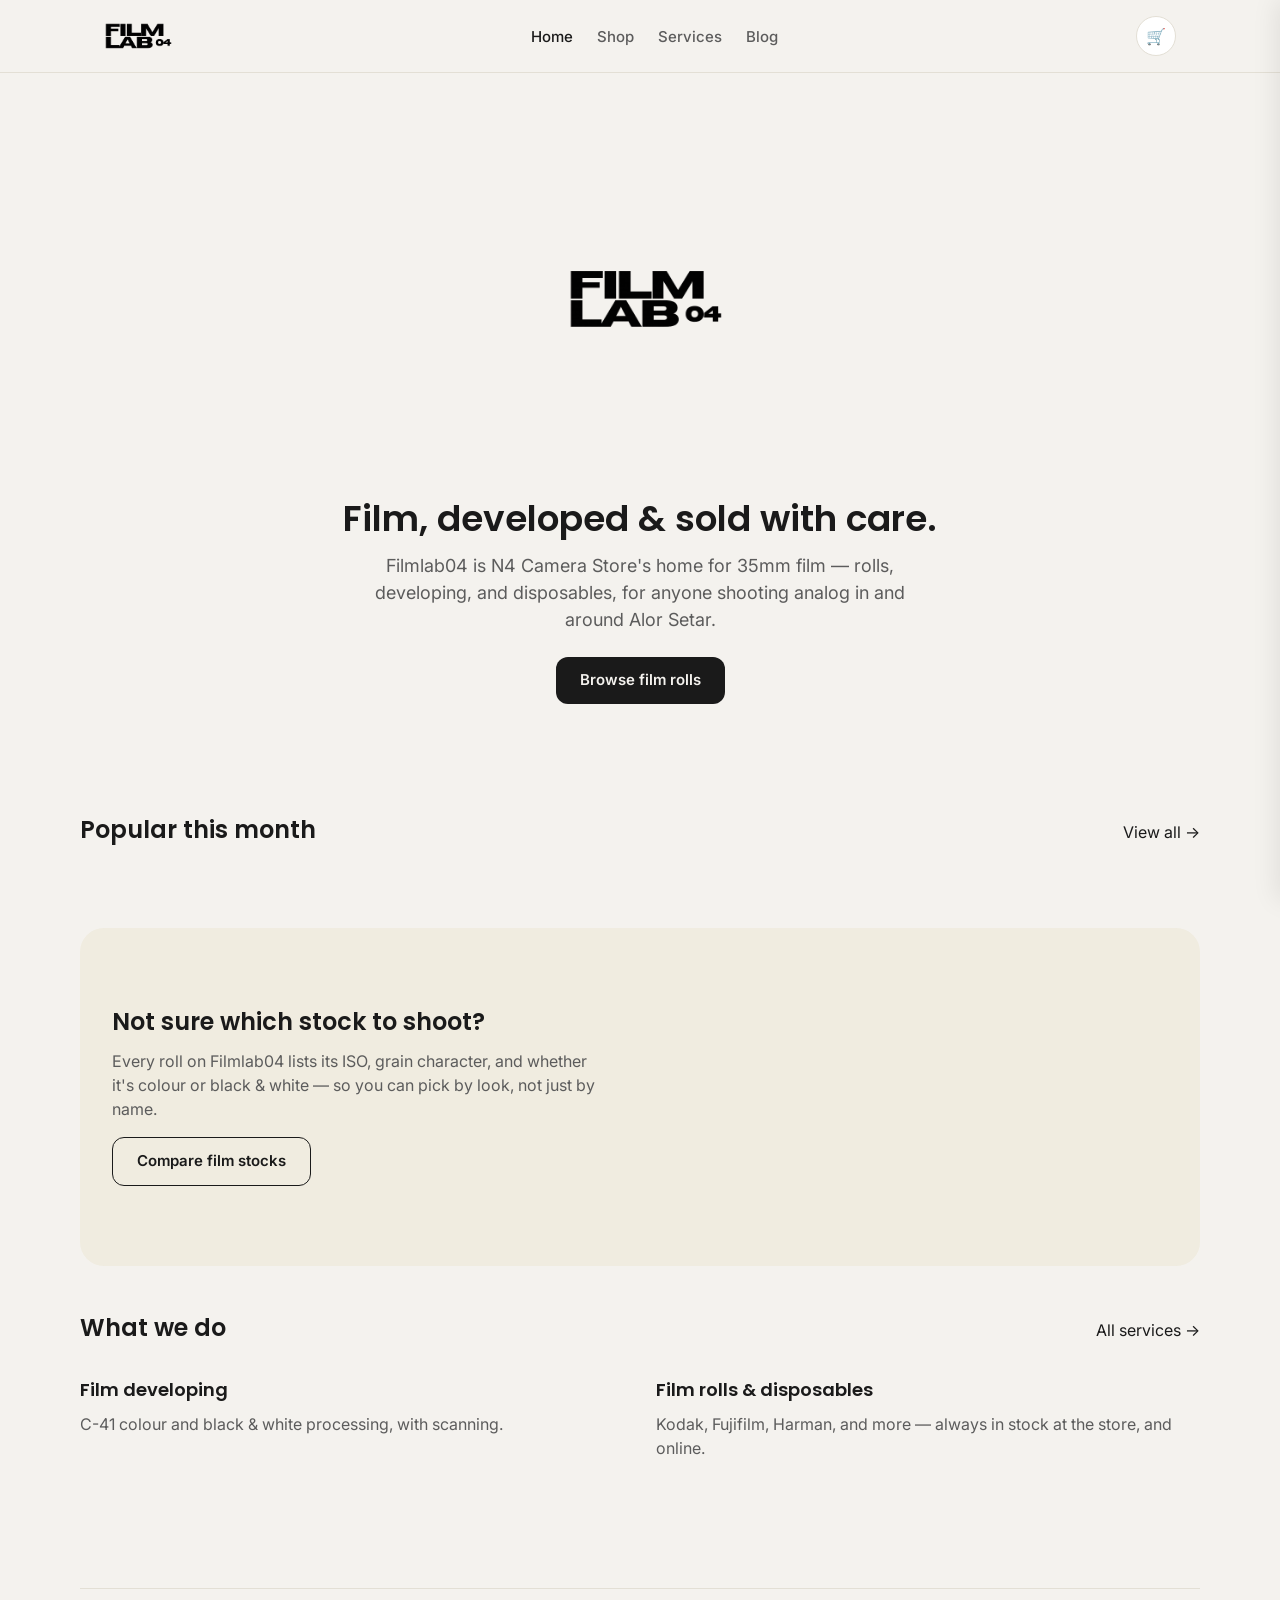
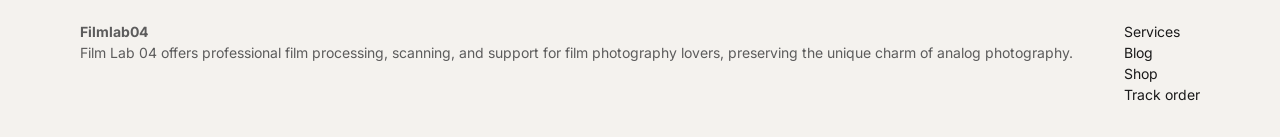
<file: index.html>
<!doctype html>
<html lang="en">
<head>
<meta charset="UTF-8">
<meta name="viewport" content="width=device-width, initial-scale=1.0">
<title>Filmlab04 — Film rolls &amp; developing, Alor Setar</title>
<link rel="icon" type="image/png" href="images/favicon.png?v=2">
<link rel="preconnect" href="https://fonts.googleapis.com">
<link href="https://fonts.googleapis.com/css2?family=Inter:wght@400;500;600&family=Poppins:wght@600&display=swap" rel="stylesheet">
<link rel="stylesheet" href="css/style.css?v=15">
</head>
<body>

<nav class="nav">
  <div class="nav-inner">
    <a href="index.html" class="nav-logo"><img src="images/logo-mark.png" alt="Filmlab04" style="height:28px; width:auto; display:block;"></a>
    <ul class="nav-links">
      <li><a href="index.html" class="active">Home</a></li>
      <li><a href="shop.html">Shop</a></li>
      <li><a href="services.html">Services</a></li>
      <li><a href="blog.html">Blog</a></li>
    </ul>
    <div class="nav-actions">
      <a href="cart.html" class="nav-cart">
        🛒<span class="nav-cart-badge">0</span>
      </a>
      <button type="button" class="nav-hamburger" id="nav-hamburger" aria-label="Menu" aria-expanded="false">
        <span></span><span></span><span></span>
      </button>
    </div>
  </div>
</nav>
<div class="nav-mobile-panel" id="nav-mobile-panel">
  <a href="index.html" class="active">Home</a>
  <a href="shop.html">Shop</a>
  <a href="services.html">Services</a>
  <a href="blog.html">Blog</a>
</div>
<div class="nav-mobile-backdrop" id="nav-mobile-backdrop"></div>

<header class="hero container">
  <img src="images/logo.png" alt="Filmlab04" style="max-width:220px; width:100%; height:auto; border-radius:16px; margin-bottom:24px;">
  <h1>Film, developed &amp; sold with care.</h1>
  <p class="lead">Filmlab04 is N4 Camera Store's home for 35mm film — rolls, developing, and disposables, for anyone shooting analog in and around Alor Setar.</p>
  <a href="shop.html" class="btn btn-primary">Browse film rolls</a>
</header>

<section class="section container">
  <div class="section-head">
    <h2>Popular this month</h2>
    <a href="shop.html">View all →</a>
  </div>
  <div class="product-grid" id="featured-grid"></div>
</section>

<section class="section container" style="background:var(--surface-alt); border-radius:24px;">
  <div style="padding: 32px; max-width:560px;">
    <h2>Not sure which stock to shoot?</h2>
    <p>Every roll on Filmlab04 lists its ISO, grain character, and whether it's colour or black &amp; white — so you can pick by look, not just by name.</p>
    <a href="compare.html" class="btn btn-secondary">Compare film stocks</a>
  </div>
</section>

<section class="section container">
  <div class="section-head">
    <h2>What we do</h2>
    <a href="services.html">All services →</a>
  </div>
  <div class="grid-2">
    <div>
      <h3>Film developing</h3>
      <p>C-41 colour and black &amp; white processing, with scanning.</p>
    </div>
    <div>
      <h3>Film rolls &amp; disposables</h3>
      <p>Kodak, Fujifilm, Harman, and more — always in stock at the store, and online.</p>
    </div>
  </div>
</section>

<div class="cart-overlay"></div>
<aside class="cart-drawer">
  <div class="cart-drawer-head">
    <h3 class="mt-0">Your cart</h3>
    <button class="cart-close btn btn-secondary btn-sm">Close</button>
  </div>
  <div class="cart-drawer-items"></div>
  <div class="cart-drawer-foot">
    <div class="cart-subtotal"><span>Subtotal</span><span class="amount">RM0.00</span></div>
    <a href="cart.html" class="btn btn-primary btn-block">Checkout</a>
  </div>
</aside>

<footer class="site-footer container">
  <div class="footer-cols">
    <div>
      <strong>Filmlab04</strong>
      <p>Film Lab 04 offers professional film processing, scanning, and support for film photography lovers, preserving the unique charm of analog photography.</p>
    </div>
    <div>
      <a href="services.html">Services</a><br>
      <a href="blog.html">Blog</a><br>
      <a href="shop.html">Shop</a><br>
      <a href="track-order.html">Track order</a>
    </div>
  </div>
</footer>

<script src="js/cart.js?v=8"></script>
<script src="js/shop.js?v=4"></script>
<script>
  function renderFeatured() {
    loadProducts().then(products => {
      document.getElementById('featured-grid').innerHTML = products.slice(0, 4).map(productCard).join('');
    });
  }
  renderFeatured();
  window.addEventListener('filmlab04:products-updated', renderFeatured);
</script>
</body>
</html>
</file>
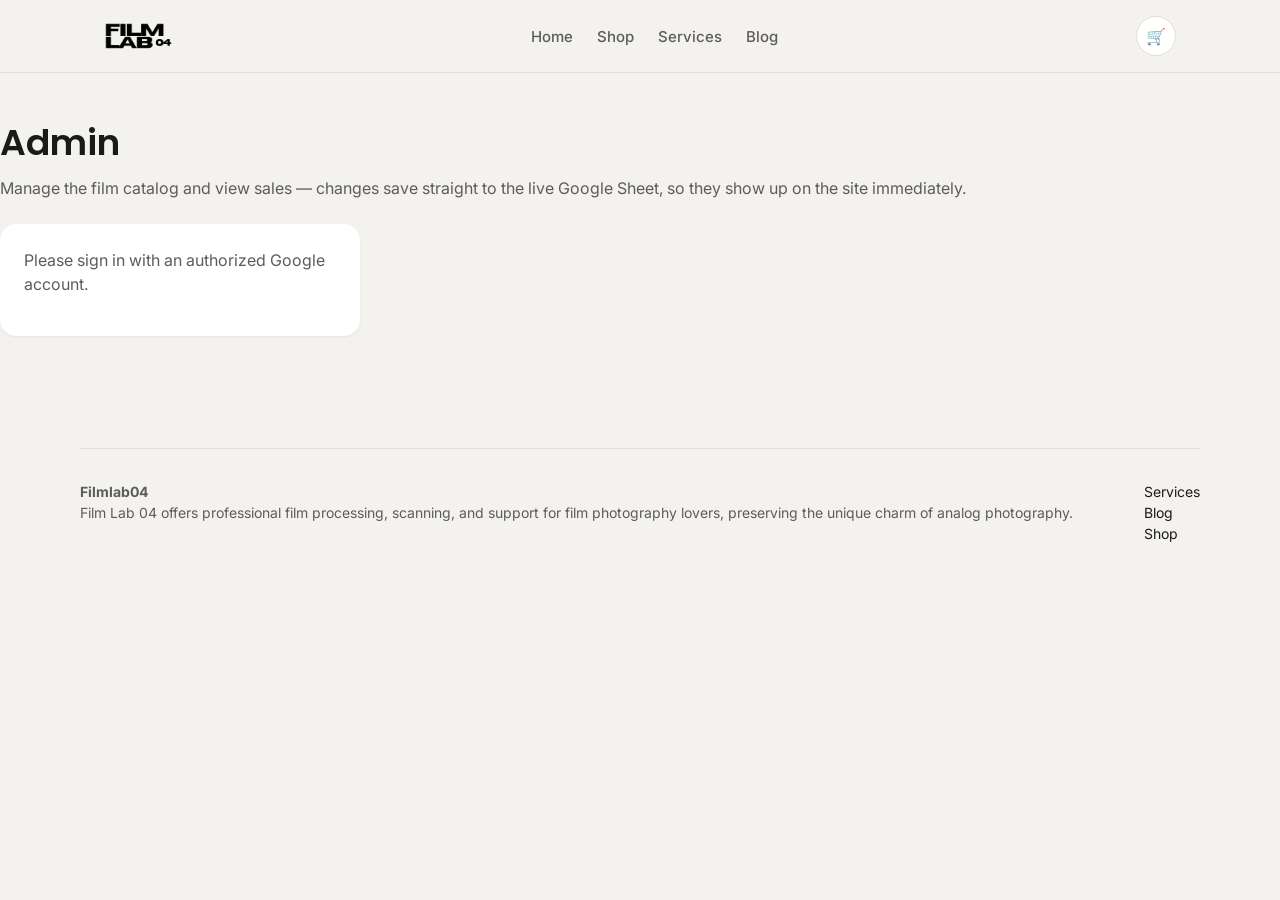
<file: admin.html>
<!doctype html>
<html lang="en">
<head>
<meta charset="UTF-8">
<meta name="viewport" content="width=device-width, initial-scale=1.0">
<title>Admin — Filmlab04</title>
<link rel="icon" type="image/png" href="images/favicon.png?v=2">
<link rel="preconnect" href="https://fonts.googleapis.com">
<link href="https://fonts.googleapis.com/css2?family=Inter:wght@400;500;600&family=Poppins:wght@600&display=swap" rel="stylesheet">
<link rel="stylesheet" href="css/style.css?v=15">
<script src="https://accounts.google.com/gsi/client" async defer></script>
</head>
<body>

<nav class="nav">
  <div class="nav-inner">
    <a href="index.html" class="nav-logo"><img src="images/logo-mark.png" alt="Filmlab04" style="height:28px; width:auto; display:block;"></a>
    <ul class="nav-links">
      <li><a href="index.html">Home</a></li>
      <li><a href="shop.html">Shop</a></li>
      <li><a href="services.html">Services</a></li>
      <li><a href="blog.html">Blog</a></li>
    </ul>
    <div class="nav-actions">
      <a href="cart.html" class="nav-cart">
        🛒<span class="nav-cart-badge">0</span>
      </a>
      <button type="button" class="nav-hamburger" id="nav-hamburger" aria-label="Menu" aria-expanded="false">
        <span></span><span></span><span></span>
      </button>
    </div>
  </div>
</nav>
<div class="nav-mobile-panel" id="nav-mobile-panel">
  <a href="index.html">Home</a>
  <a href="shop.html">Shop</a>
  <a href="services.html">Services</a>
  <a href="blog.html">Blog</a>
</div>
<div class="nav-mobile-backdrop" id="nav-mobile-backdrop"></div>

<div class="container admin-wide-container" style="padding: 48px 0;">
  <header>
    <h1>Admin</h1>
    <p>Manage the film catalog and view sales — changes save straight to the live Google Sheet, so they show up on the site immediately.</p>
  </header>

  <div class="admin-gate" id="admin-gate">
    <p>Please sign in with an authorized Google account.</p>
    <div id="admin-signin-btn"></div>
    <p class="muted" id="admin-gate-status" hidden>Verifying sign-in…</p>
    <p class="admin-error" id="admin-gate-error" hidden></p>
  </div>

  <div id="admin-app" hidden>
    <div class="admin-toolbar">
      <span class="muted" style="font-size:0.875rem;">Signed in as: <strong id="admin-user-email"></strong></span>
      <button class="btn btn-secondary btn-sm" id="admin-signout">Sign out</button>
    </div>

    <div class="admin-tabs">
      <button type="button" class="btn btn-primary btn-sm admin-tab-btn" id="admin-tab-products">Product catalog</button>
      <button type="button" class="btn btn-secondary btn-sm admin-tab-btn" id="admin-tab-sales">Sales overview</button>
      <button type="button" class="btn btn-secondary btn-sm admin-tab-btn" id="admin-tab-dropoffs">Drop-offs</button>
      <button type="button" class="btn btn-secondary btn-sm admin-tab-btn" id="admin-tab-blog">Blog</button>
    </div>

    <div class="notice" style="margin-top:var(--space-4); display:flex; align-items:center; justify-content:space-between; gap:16px;">
      <div>
        <strong>Checkout maintenance mode</strong>
        <p style="margin:0;">When on, customers see a "message us on WhatsApp" notice instead of the normal payment flow — use this if the order system is down.</p>
      </div>
      <label style="display:flex; align-items:center; gap:8px; white-space:nowrap; cursor:pointer;">
        <input type="checkbox" id="admin-maintenance-toggle">
        <span id="admin-maintenance-status" class="muted">Loading...</span>
      </label>
    </div>

    <section class="section" id="admin-view-sales" style="padding-top:24px;" hidden>
      <h2>Sales overview</h2>
      <div class="admin-toolbar">
        <input type="text" id="admin-sales-search" placeholder="Search by order ID, name, or item...">
        <select id="admin-sales-status-filter">
          <option value="">All statuses</option>
          <option value="Pending">Pending</option>
          <option value="Paid">Paid</option>
        </select>
        <select id="admin-sales-date-filter">
          <option value="">All dates</option>
          <option value="today">Today</option>
          <option value="yesterday">Yesterday</option>
          <option value="7days">Last 7 days</option>
          <option value="month">This month</option>
        </select>
      </div>
      <div id="admin-sales-wrap"></div>
    </section>

    <section class="section" id="admin-view-dropoffs" style="padding-top:24px;" hidden>
      <h2>Drop-offs</h2>
      <div class="admin-toolbar">
        <input type="text" id="admin-dropoffs-search" placeholder="Search by name, phone, email, or reference...">
        <select id="admin-dropoffs-payment-filter">
          <option value="">All payment types</option>
          <option value="Pay now">Pay now</option>
          <option value="Pay later">Pay later</option>
        </select>
        <select id="admin-dropoffs-date-filter">
          <option value="">All dates</option>
          <option value="today">Today</option>
          <option value="yesterday">Yesterday</option>
          <option value="7days">Last 7 days</option>
          <option value="month">This month</option>
        </select>
      </div>
      <div id="admin-dropoffs-wrap"></div>
    </section>

    <section class="section" id="admin-view-blog" style="padding-top:24px;" hidden>
      <div class="admin-toolbar">
        <h2 style="margin:0;">Blog</h2>
        <button class="btn btn-primary btn-sm" id="admin-post-new">+ New post</button>
      </div>
      <p class="muted" style="font-size:0.875rem;">Required fields: Post ID, Title, Date.</p>
      <div class="admin-blog-table-wrap"></div>
    </section>

    <div class="admin-editor" id="admin-post-editor" hidden>
      <div class="admin-editor-head">
        <h3 class="mt-0" id="admin-post-editor-title">Edit post</h3>
        <button class="btn btn-secondary btn-sm" id="admin-post-cancel">Cancel</button>
      </div>

      <div class="admin-field-row">
        <label class="admin-field">Post ID <span class="muted">(used in the URL, e.g. blog-post.html?id=...)</span>
          <input type="text" id="p-id" placeholder="how-we-pick-film-stocks">
        </label>
        <label class="admin-field">Date
          <input type="text" id="p-date" placeholder="30 September 2026">
        </label>
      </div>

      <label class="admin-field">Title
        <input type="text" id="p-title" placeholder="How we pick which film stocks to carry">
      </label>

      <label class="admin-field">Excerpt <span class="muted">(shown on the blog list page)</span>
        <textarea id="p-excerpt" rows="2" placeholder="A short summary shown on the list page..."></textarea>
      </label>

      <label class="admin-field">Cover image <span class="muted">(optional)</span>
        <div class="admin-image-field">
          <input type="text" id="p-cover" placeholder="images/blog/...">
          <label class="btn btn-secondary btn-sm admin-upload-btn">Upload<input type="file" accept="image/*" hidden></label>
        </div>
      </label>

      <div class="admin-field">
        Additional photos <span class="muted">(optional — shown after the content, e.g. other slides from the same poster/carousel)</span>
        <div id="p-images-rows"></div>
        <button type="button" class="btn btn-secondary btn-sm" id="admin-post-image-add">+ Add photo</button>
      </div>

      <label class="admin-field">Content <span class="muted">(leave a blank line between paragraphs)</span>
        <textarea id="p-content" rows="12" placeholder="First paragraph...&#10;&#10;Second paragraph..."></textarea>
      </label>

      <p class="admin-error" id="admin-post-error" hidden></p>
      <button class="btn btn-primary" id="admin-post-save">Save</button>
    </div>

    <section class="section" id="admin-view-products" style="padding-top:24px;">
      <div class="admin-toolbar">
        <h2 style="margin:0;">Product catalog</h2>
        <button class="btn btn-primary btn-sm" id="admin-new">+ New product</button>
        <button class="btn btn-secondary btn-sm" id="admin-import-json">Import from data/products.json</button>
      </div>

      <div class="admin-modal-overlay" id="admin-new-modal" hidden>
        <div class="admin-modal">
          <h3 class="mt-0">New product</h3>
          <p class="muted">Does this product have one style, or multiple colours/styles?</p>
          <div class="admin-modal-options">
            <button type="button" class="btn btn-secondary" id="admin-new-single">Single style</button>
            <button type="button" class="btn btn-secondary" id="admin-new-multi">Multiple colours/styles</button>
          </div>
          <button type="button" class="btn btn-secondary btn-sm" id="admin-new-modal-cancel">Cancel</button>
        </div>
      </div>
      <p class="muted" style="font-size:0.875rem;">Required fields: Product ID, Brand, Name, Price, Currency, Quantity, Category.</p>

      <div class="admin-table-wrap"></div>
    </section>

  <div class="admin-editor" id="admin-editor" hidden>
    <div class="admin-editor-head">
      <h3 class="mt-0" id="admin-editor-title">Edit product</h3>
      <button class="btn btn-secondary btn-sm" id="admin-cancel">Cancel</button>
    </div>

    <div class="admin-field-row">
      <label class="admin-field">Product ID
        <input type="text" id="f-id" placeholder="kodak-gold-200">
      </label>
      <label class="admin-field">Category
        <select id="f-category">
          <option value="film">film</option>
          <option value="disposable">disposable</option>
          <option value="camera">camera</option>
        </select>
      </label>
    </div>

    <div class="admin-field-row">
      <label class="admin-field">Brand
        <input type="text" id="f-brand" placeholder="Kodak">
      </label>
      <label class="admin-field">Name
        <input type="text" id="f-name" placeholder="Gold 200">
      </label>
    </div>

    <label class="admin-field">Tagline
      <input type="text" id="f-tagline" placeholder="Classic warm golden tones">
    </label>

    <div class="admin-field-row admin-field-row-4">
      <label class="admin-field">ISO
        <input type="number" id="f-iso" placeholder="200">
      </label>
      <label class="admin-field">Format
        <input type="text" id="f-format" placeholder="135">
      </label>
      <label class="admin-field">Type
        <select id="f-type">
          <option value="Color">Color</option>
          <option value="B&W">B&amp;W</option>
          <option value="Camera">Camera</option>
        </select>
      </label>
      <label class="admin-field">Shots
        <input type="number" id="f-shots" placeholder="36">
      </label>
    </div>

    <div class="admin-field-row admin-field-row-3">
      <label class="admin-field">Price
        <input type="number" step="0.01" id="f-price" placeholder="59.00">
      </label>
      <label class="admin-field">Currency
        <input type="text" id="f-currency" placeholder="RM">
      </label>
      <label class="admin-field">Quantity <span class="muted">(0 = sold out)</span>
        <input type="number" step="1" min="0" id="f-quantity" placeholder="0">
      </label>
    </div>

    <label class="admin-field">Main image
      <div class="admin-image-field">
        <input type="text" id="f-image" placeholder="images/products/kodak-gold-200.jpg">
        <label class="btn btn-secondary btn-sm admin-upload-btn">Upload<input type="file" accept="image/*" hidden></label>
      </div>
    </label>

    <div class="admin-field">
      Sample photos
      <div id="f-sampleimages-rows"></div>
      <button type="button" class="btn btn-secondary btn-sm" id="admin-sample-add">+ Add photo</button>
    </div>

    <label class="admin-field">Description / Look
      <textarea id="f-description" rows="4" placeholder="Warm, slightly saturated colour with a nostalgic golden cast..."></textarea>
    </label>

    <div class="admin-field" id="f-variants-section">
      Colour variants <span class="muted">(this product has multiple colours/styles — the Quantity field above is auto-calculated from these and can't be edited directly)</span>
      <div class="admin-variant-head">
        <span>Colour</span><span>Image path</span><span>Quantity</span><span></span>
      </div>
      <div id="f-variants-rows"></div>
      <button type="button" class="btn btn-secondary btn-sm" id="admin-variant-add">+ Add colour</button>
    </div>

    <label class="admin-field">About <span class="muted">(longer camera/product story — optional)</span>
      <textarea id="f-about" rows="3" placeholder="The KODAK EC35 is a beginner-friendly point-and-shoot camera..."></textarea>
    </label>

    <div class="admin-field">
      Features <span class="muted">(optional — highlight cards shown on the product page)</span>
      <div id="f-features-rows"></div>
      <button type="button" class="btn btn-secondary btn-sm" id="admin-feature-add">+ Add feature</button>
    </div>

    <details class="admin-advanced">
      <summary>Advanced fields (JSON)</summary>
      <p class="muted" style="font-size:0.8125rem;">For anything the form above still doesn't cover. Anything here is merged in as-is on save.</p>
      <textarea class="admin-json" id="f-extra" spellcheck="false" rows="8">{}</textarea>
    </details>

    <p class="admin-error" id="admin-error" hidden></p>
    <button class="btn btn-primary" id="admin-save">Save</button>
  </div>
  </div>
</div>

<footer class="site-footer container">
  <div class="footer-cols">
    <div>
      <strong>Filmlab04</strong>
      <p>Film Lab 04 offers professional film processing, scanning, and support for film photography lovers, preserving the unique charm of analog photography.</p>
    </div>
    <div>
      <a href="services.html">Services</a><br>
      <a href="blog.html">Blog</a><br>
      <a href="shop.html">Shop</a>
    </div>
  </div>
</footer>

<script src="js/cart.js?v=8"></script>
<script src="js/admin.js?v=15"></script>
</body>
</html>
</file>
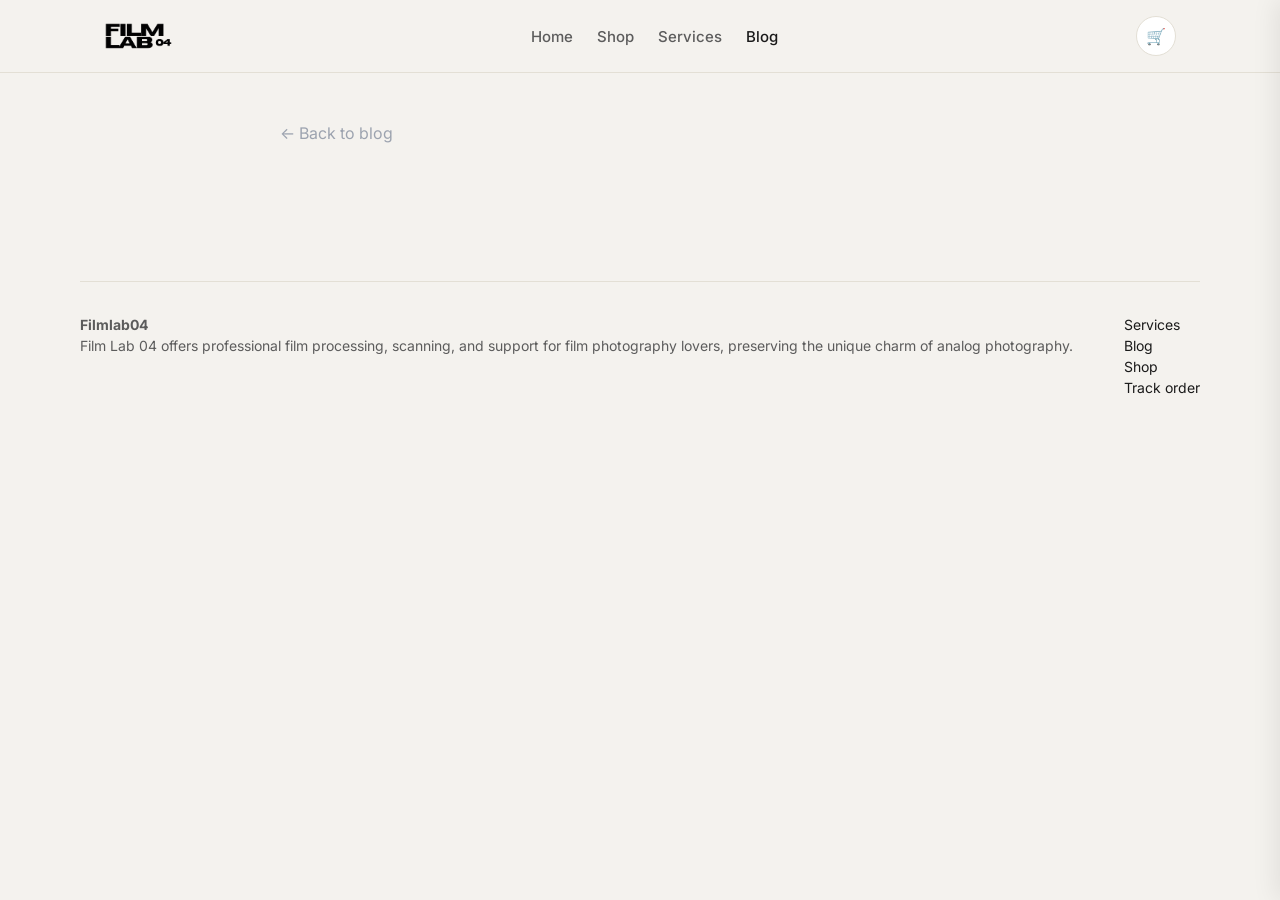
<file: blog-post.html>
<!doctype html>
<html lang="en">
<head>
<meta charset="UTF-8">
<meta name="viewport" content="width=device-width, initial-scale=1.0">
<title>Filmlab04</title>
<link rel="icon" type="image/png" href="images/favicon.png?v=2">
<link rel="preconnect" href="https://fonts.googleapis.com">
<link href="https://fonts.googleapis.com/css2?family=Inter:wght@400;500;600&family=Poppins:wght@600&display=swap" rel="stylesheet">
<link rel="stylesheet" href="css/style.css?v=15">
</head>
<body>

<nav class="nav">
  <div class="nav-inner">
    <a href="index.html" class="nav-logo"><img src="images/logo-mark.png" alt="Filmlab04" style="height:28px; width:auto; display:block;"></a>
    <ul class="nav-links">
      <li><a href="index.html">Home</a></li>
      <li><a href="shop.html">Shop</a></li>
      <li><a href="services.html">Services</a></li>
      <li><a href="blog.html" class="active">Blog</a></li>
    </ul>
    <div class="nav-actions">
      <a href="cart.html" class="nav-cart">
        🛒<span class="nav-cart-badge">0</span>
      </a>
      <button type="button" class="nav-hamburger" id="nav-hamburger" aria-label="Menu" aria-expanded="false">
        <span></span><span></span><span></span>
      </button>
    </div>
  </div>
</nav>
<div class="nav-mobile-panel" id="nav-mobile-panel">
  <a href="index.html">Home</a>
  <a href="shop.html">Shop</a>
  <a href="services.html">Services</a>
  <a href="blog.html" class="active">Blog</a>
</div>
<div class="nav-mobile-backdrop" id="nav-mobile-backdrop"></div>

<div class="container" style="max-width:720px; padding: 48px 0;">
  <a href="blog.html" class="muted">← Back to blog</a>
  <article class="post-detail" style="margin-top:24px;"></article>
</div>

<div class="cart-overlay"></div>
<aside class="cart-drawer">
  <div class="cart-drawer-head">
    <h3 class="mt-0">Your cart</h3>
    <button class="cart-close btn btn-secondary btn-sm">Close</button>
  </div>
  <div class="cart-drawer-items"></div>
  <div class="cart-drawer-foot">
    <div class="cart-subtotal"><span>Subtotal</span><span class="amount">RM0.00</span></div>
    <a href="cart.html" class="btn btn-primary btn-block">Checkout</a>
  </div>
</aside>

<footer class="site-footer container">
  <div class="footer-cols">
    <div>
      <strong>Filmlab04</strong>
      <p>Film Lab 04 offers professional film processing, scanning, and support for film photography lovers, preserving the unique charm of analog photography.</p>
    </div>
    <div>
      <a href="services.html">Services</a><br>
      <a href="blog.html">Blog</a><br>
      <a href="shop.html">Shop</a><br>
      <a href="track-order.html">Track order</a>
    </div>
  </div>
</footer>

<script src="js/cart.js?v=8"></script>
<script src="js/blog.js?v=2"></script>
<script src="js/blog-post.js?v=3"></script>
</body>
</html>
</file>
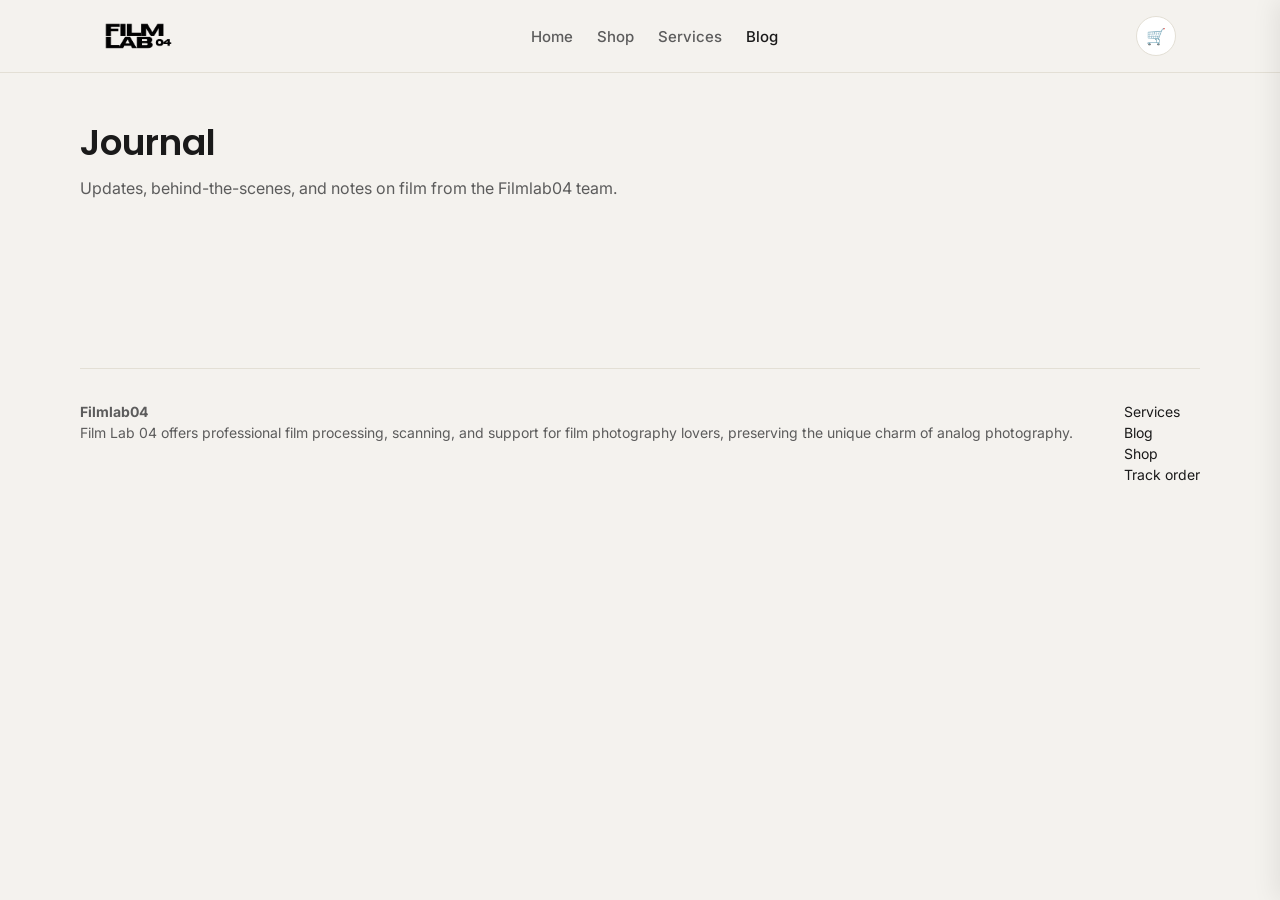
<file: blog.html>
<!doctype html>
<html lang="en">
<head>
<meta charset="UTF-8">
<meta name="viewport" content="width=device-width, initial-scale=1.0">
<title>Blog — Filmlab04</title>
<link rel="icon" type="image/png" href="images/favicon.png?v=2">
<link rel="preconnect" href="https://fonts.googleapis.com">
<link href="https://fonts.googleapis.com/css2?family=Inter:wght@400;500;600&family=Poppins:wght@600&display=swap" rel="stylesheet">
<link rel="stylesheet" href="css/style.css?v=15">
</head>
<body>

<nav class="nav">
  <div class="nav-inner">
    <a href="index.html" class="nav-logo"><img src="images/logo-mark.png" alt="Filmlab04" style="height:28px; width:auto; display:block;"></a>
    <ul class="nav-links">
      <li><a href="index.html">Home</a></li>
      <li><a href="shop.html">Shop</a></li>
      <li><a href="services.html">Services</a></li>
      <li><a href="blog.html" class="active">Blog</a></li>
    </ul>
    <div class="nav-actions">
      <a href="cart.html" class="nav-cart">
        🛒<span class="nav-cart-badge">0</span>
      </a>
      <button type="button" class="nav-hamburger" id="nav-hamburger" aria-label="Menu" aria-expanded="false">
        <span></span><span></span><span></span>
      </button>
    </div>
  </div>
</nav>
<div class="nav-mobile-panel" id="nav-mobile-panel">
  <a href="index.html">Home</a>
  <a href="shop.html">Shop</a>
  <a href="services.html">Services</a>
  <a href="blog.html" class="active">Blog</a>
</div>
<div class="nav-mobile-backdrop" id="nav-mobile-backdrop"></div>

<header class="container" style="padding: 48px 0 24px;">
  <h1>Journal</h1>
  <p>Updates, behind-the-scenes, and notes on film from the Filmlab04 team.</p>
</header>

<section class="container" style="max-width:720px; margin:0 auto; padding-bottom:64px;">
  <div class="blog-list"></div>
</section>

<div class="cart-overlay"></div>
<aside class="cart-drawer">
  <div class="cart-drawer-head">
    <h3 class="mt-0">Your cart</h3>
    <button class="cart-close btn btn-secondary btn-sm">Close</button>
  </div>
  <div class="cart-drawer-items"></div>
  <div class="cart-drawer-foot">
    <div class="cart-subtotal"><span>Subtotal</span><span class="amount">RM0.00</span></div>
    <a href="cart.html" class="btn btn-primary btn-block">Checkout</a>
  </div>
</aside>

<footer class="site-footer container">
  <div class="footer-cols">
    <div>
      <strong>Filmlab04</strong>
      <p>Film Lab 04 offers professional film processing, scanning, and support for film photography lovers, preserving the unique charm of analog photography.</p>
    </div>
    <div>
      <a href="services.html">Services</a><br>
      <a href="blog.html">Blog</a><br>
      <a href="shop.html">Shop</a><br>
      <a href="track-order.html">Track order</a>
    </div>
  </div>
</footer>

<script src="js/cart.js?v=8"></script>
<script src="js/blog.js?v=2"></script>
</body>
</html>
</file>
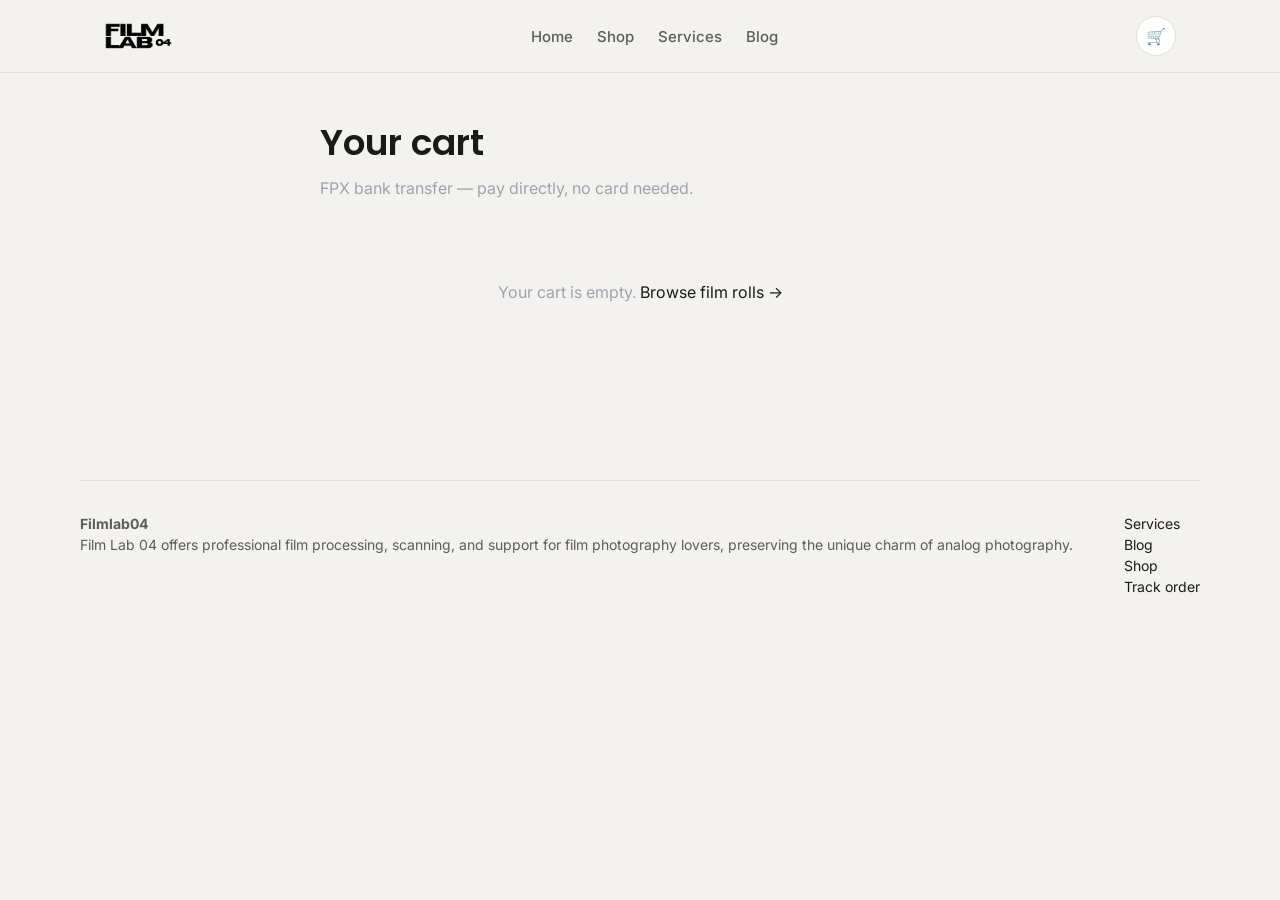
<file: cart.html>
<!doctype html>
<html lang="en">
<head>
<meta charset="UTF-8">
<meta name="viewport" content="width=device-width, initial-scale=1.0">
<title>Your cart — Filmlab04</title>
<link rel="icon" type="image/png" href="images/favicon.png?v=2">
<link rel="preconnect" href="https://fonts.googleapis.com">
<link href="https://fonts.googleapis.com/css2?family=Inter:wght@400;500;600&family=Poppins:wght@600&display=swap" rel="stylesheet">
<link rel="stylesheet" href="css/style.css?v=15">
</head>
<body>

<nav class="nav">
  <div class="nav-inner">
    <a href="index.html" class="nav-logo"><img src="images/logo-mark.png" alt="Filmlab04" style="height:28px; width:auto; display:block;"></a>
    <ul class="nav-links">
      <li><a href="index.html">Home</a></li>
      <li><a href="shop.html">Shop</a></li>
      <li><a href="services.html">Services</a></li>
      <li><a href="blog.html">Blog</a></li>
    </ul>
    <div class="nav-actions">
      <a href="cart.html" class="nav-cart">
        🛒<span class="nav-cart-badge">0</span>
      </a>
      <button type="button" class="nav-hamburger" id="nav-hamburger" aria-label="Menu" aria-expanded="false">
        <span></span><span></span><span></span>
      </button>
    </div>
  </div>
</nav>
<div class="nav-mobile-panel" id="nav-mobile-panel">
  <a href="index.html">Home</a>
  <a href="shop.html">Shop</a>
  <a href="services.html">Services</a>
  <a href="blog.html">Blog</a>
</div>
<div class="nav-mobile-backdrop" id="nav-mobile-backdrop"></div>

<div class="container" style="max-width:640px; padding: 48px 0;">
  <h1>Your cart</h1>
  <p class="muted" style="margin-bottom:32px;">FPX bank transfer — pay directly, no card needed.</p>

  <div id="step-cart">
    <div id="page-cart-items"></div>

    <div id="page-cart-summary" style="margin-top:24px; padding-top:24px; border-top:1px solid var(--line);">
      <div class="cart-subtotal" style="font-size:1.125rem;"><span>Subtotal</span><span class="amount">RM0.00</span></div>
      <button class="btn btn-primary btn-block" id="to-details-btn" style="margin-top:16px;">Continue to checkout</button>
    </div>
  </div>

  <div id="step-details" style="display:none;">
    <h2>Your details</h2>
    <label class="form-field">Full Name
      <input type="text" id="co-name" placeholder="Your full name" autocomplete="name" required>
    </label>
    <div class="form-field">Phone Number
      <div class="form-phone-field">
        <div class="phone-picker" id="phone-picker">
          <button type="button" class="phone-picker-trigger" id="phone-picker-trigger" aria-haspopup="listbox" aria-expanded="false">
            <span class="phone-picker-flag">🇲🇾</span>
            <span class="phone-picker-code">+60</span>
            <svg class="phone-picker-caret" width="10" height="10" viewBox="0 0 24 24" fill="none" stroke="currentColor" stroke-width="2"><path d="M6 9l6 6 6-6"/></svg>
          </button>
          <input type="hidden" id="co-phone-country" value="60">
          <div class="phone-picker-panel" id="phone-picker-panel" role="listbox" hidden>
            <input type="text" class="phone-picker-search" id="phone-picker-search" placeholder="Search" autocomplete="off">
            <div class="phone-picker-list" id="phone-picker-list"></div>
          </div>
        </div>
        <input type="tel" id="co-phone" placeholder="123456789" autocomplete="tel-national" inputmode="numeric" required>
      </div>
    </div>
    <label class="form-field">Email Address
      <input type="email" id="co-email" placeholder="example@gmail.com" autocomplete="email" required>
    </label>
    <label class="form-field">Delivery</label>
    <div class="segmented" data-field="delivery" style="margin-bottom:var(--space-4);">
      <button type="button" class="segmented-btn active" data-value="Self-pickup">Self-pickup at store</button>
      <button type="button" class="segmented-btn" data-value="Delivery">Ship to my address</button>
    </div>
    <div id="co-address-field" hidden>
      <label class="form-field">Delivery Address
        <textarea id="co-address" rows="2" placeholder="Full address, including postcode"></textarea>
      </label>
    </div>
    <label class="form-field">Notes <span class="muted">(optional)</span>
      <textarea id="co-notes" rows="2" placeholder="Anything we should know..."></textarea>
    </label>
    <p class="form-error" id="co-error" hidden></p>
    <div class="notice" id="co-order-failed" hidden style="text-align:left; margin-bottom:16px;">
      <strong id="co-order-failed-title">Our order system is temporarily under maintenance</strong>
      <p id="co-order-failed-body">Sorry about that — please message us on WhatsApp with what you'd like to order and we'll sort it out directly.</p>
      <a href="#" id="co-whatsapp-link" target="_blank" rel="noopener" class="btn btn-primary btn-sm">Message us on WhatsApp</a>
    </div>
    <button class="btn btn-primary btn-block" id="place-order-btn">Place order</button>
  </div>

  <div id="step-payment" style="display:none; padding: 24px 0;">
    <div class="receipt-label" style="text-align:center;">Order confirmed 🎉</div>
    <div class="receipt" style="max-width:400px; margin:0 auto;">
      <div class="receipt-head">Order <span id="pay-order-id"></span></div>
      <div class="receipt-body">
        <p style="text-align:center; font-size:0.8125rem; color:var(--ink-soft); margin:0 0 var(--space-2);">This is your tracking number — save it to check your order status anytime.</p>
        <div style="text-align:center; padding: var(--space-2) 0 var(--space-4);">
          <div class="receipt-section-label" style="margin:0;">Amount due</div>
          <div style="font-family:'Poppins',sans-serif; font-weight:600; font-size:2.25rem; color:var(--ink);">RM<span id="pay-amount"></span></div>
          <p class="muted" id="pay-delivery-note" hidden style="margin:4px 0 0; font-size:0.8125rem;">Includes RM12.00 delivery fee</p>
        </div>

        <div id="pay-panel-bank" style="margin-top:var(--space-4);">
          <div class="receipt-box">
            <div class="receipt-row"><span>Bank</span><strong id="pay-bank">—</strong></div>
            <div class="receipt-row"><span>Account No.</span><strong id="pay-account">—</strong></div>
            <div class="receipt-row"><span>Account Name</span><strong id="pay-holder">—</strong></div>
          </div>
        </div>

        <div class="receipt-section-label">What happens next</div>
        <ul style="margin:0; padding-left:var(--space-5); color:var(--ink-soft); font-size:0.875rem; line-height:1.7;">
          <li>Complete payment using the bank details above</li>
          <li>Send us your payment receipt on WhatsApp</li>
          <li>We'll confirm and get your order ready</li>
        </ul>
        <a href="#" id="pay-whatsapp-link" target="_blank" rel="noopener" class="btn btn-primary btn-block" style="margin-top:var(--space-4);">Send receipt on WhatsApp</a>
      </div>
    </div>

    <p class="muted" style="text-align:center; font-size:0.8125rem; margin-top:var(--space-4);">Your details are kept private and never shared with third parties.</p>

    <div style="text-align:center; margin-top:var(--space-6);">
      <a href="track-order.html" id="pay-track-link" class="btn btn-secondary btn-sm">Track this order</a>
      <a href="shop.html" class="btn btn-secondary btn-sm" style="margin-left:8px;">Continue shopping</a>
    </div>
  </div>
</div>

<footer class="site-footer container">
  <div class="footer-cols">
    <div>
      <strong>Filmlab04</strong>
      <p>Film Lab 04 offers professional film processing, scanning, and support for film photography lovers, preserving the unique charm of analog photography.</p>
    </div>
    <div>
      <a href="services.html">Services</a><br>
      <a href="blog.html">Blog</a><br>
      <a href="shop.html">Shop</a><br>
      <a href="track-order.html">Track order</a>
    </div>
  </div>
</footer>

<script src="js/cart.js?v=8"></script>
<script src="js/country-codes.js?v=4"></script>
<script src="js/phone-picker.js?v=4"></script>
<script src="js/checkout.js?v=13"></script>
<script>
  async function renderPageCart() {
    const container = document.getElementById('page-cart-items');
    const summary = document.getElementById('page-cart-summary');
    const cart = getCart();
    if (cart.length === 0) {
      container.innerHTML = '<p class="cart-empty">Your cart is empty. <a href="shop.html">Browse film rolls →</a></p>';
      summary.style.display = 'none';
      return;
    }
    summary.style.display = 'block';
    const products = await loadProducts();
    let subtotal = 0;
    container.innerHTML = cart.map(line => {
      const p = products.find(p => p.id === line.id);
      if (!p) return '';
      const lineTotal = p.price * line.qty;
      subtotal += lineTotal;
      const idJs = escapeJsString(p.id);
      const variantArg = line.variant ? `, '${escapeJsString(line.variant)}'` : ', null';
      const maxQty = lineMaxQty(p, line.variant);
      const atMax = line.qty >= maxQty;
      return `
        <div class="cart-line">
          <div class="cart-line-thumb">${(() => { const img = lineImage(p, line.variant); return img ? `<img src="${escapeHtml(img)}" alt="${escapeHtml(p.brand)} ${escapeHtml(p.name)}">` : ''; })()}</div>
          <div class="cart-line-info">
            <div class="name">${escapeHtml(p.brand)} ${escapeHtml(p.name)}${line.variant ? ` — ${escapeHtml(line.variant)}` : ''}</div>
            <div class="meta">${escapeHtml(p.currency)}${p.price.toFixed(2)} each</div>
            <div class="cart-line-qty">
              <button onclick="setQty('${idJs}', ${line.qty - 1}${variantArg}); renderPageCart();">-</button>
              <span>${line.qty}</span>
              <button onclick="setQty('${idJs}', ${line.qty + 1}${variantArg}, ${maxQty}); renderPageCart();" ${atMax ? 'disabled title="Only ' + maxQty + ' in stock"' : ''}>+</button>
            </div>
          </div>
          <div class="cart-line-total">${escapeHtml(p.currency)}${lineTotal.toFixed(2)}</div>
        </div>`;
    }).join('');
    document.querySelector('#page-cart-summary .amount').textContent = `RM${subtotal.toFixed(2)}`;
  }

  document.addEventListener('DOMContentLoaded', renderPageCart);
</script>
</body>
</html>
</file>
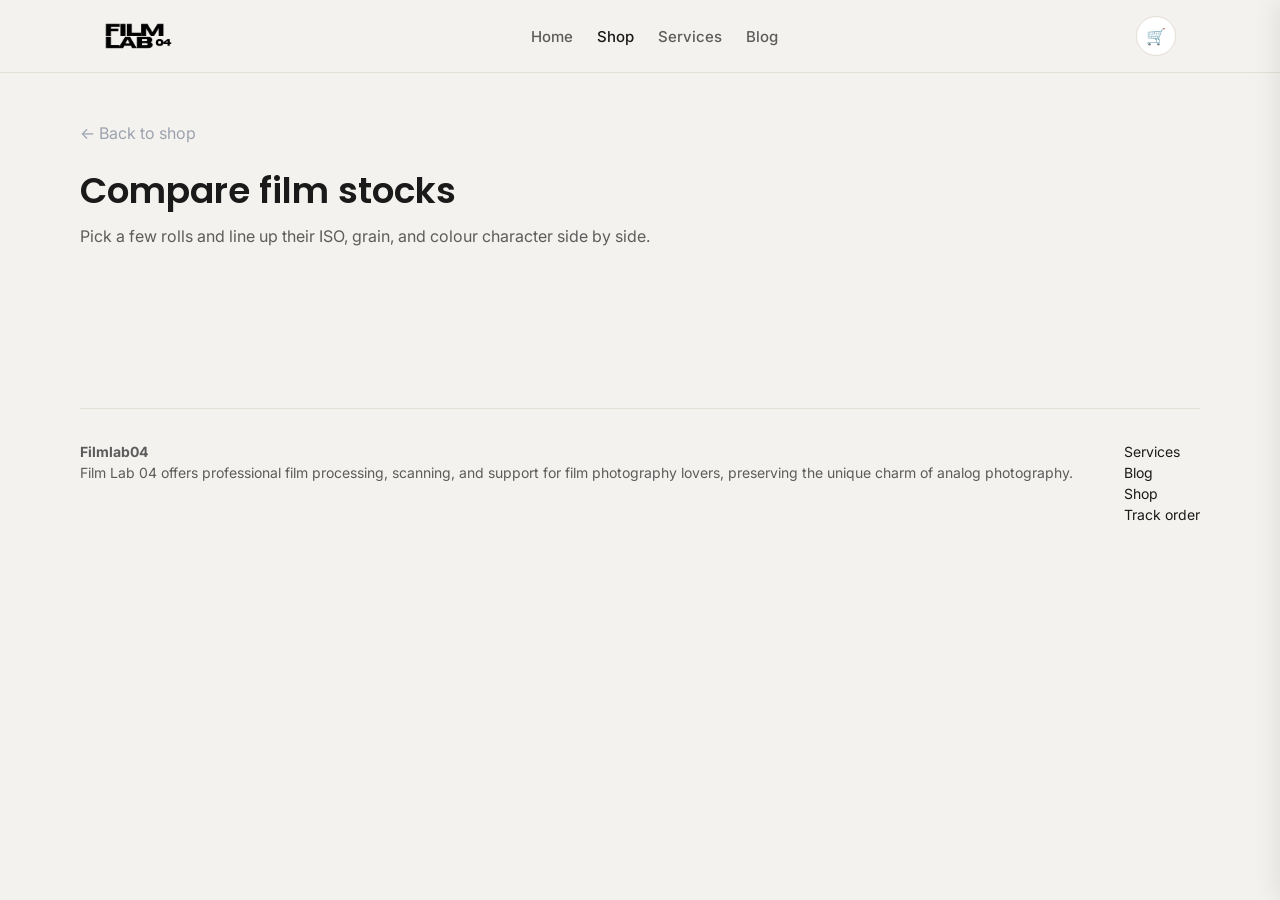
<file: compare.html>
<!doctype html>
<html lang="en">
<head>
<meta charset="UTF-8">
<meta name="viewport" content="width=device-width, initial-scale=1.0">
<title>Compare film stocks — Filmlab04</title>
<link rel="icon" type="image/png" href="images/favicon.png?v=2">
<link rel="preconnect" href="https://fonts.googleapis.com">
<link href="https://fonts.googleapis.com/css2?family=Inter:wght@400;500;600&family=Poppins:wght@600&display=swap" rel="stylesheet">
<link rel="stylesheet" href="css/style.css?v=15">
</head>
<body>

<nav class="nav">
  <div class="nav-inner">
    <a href="index.html" class="nav-logo"><img src="images/logo-mark.png" alt="Filmlab04" style="height:28px; width:auto; display:block;"></a>
    <ul class="nav-links">
      <li><a href="index.html">Home</a></li>
      <li><a href="shop.html" class="active">Shop</a></li>
      <li><a href="services.html">Services</a></li>
      <li><a href="blog.html">Blog</a></li>
    </ul>
    <div class="nav-actions">
      <a href="cart.html" class="nav-cart">
        🛒<span class="nav-cart-badge">0</span>
      </a>
      <button type="button" class="nav-hamburger" id="nav-hamburger" aria-label="Menu" aria-expanded="false">
        <span></span><span></span><span></span>
      </button>
    </div>
  </div>
</nav>
<div class="nav-mobile-panel" id="nav-mobile-panel">
  <a href="index.html">Home</a>
  <a href="shop.html" class="active">Shop</a>
  <a href="services.html">Services</a>
  <a href="blog.html">Blog</a>
</div>
<div class="nav-mobile-backdrop" id="nav-mobile-backdrop"></div>

<div class="container" style="padding: 48px 0;">
  <a href="shop.html" class="muted">← Back to shop</a>
  <header style="margin-top:24px;">
    <h1>Compare film stocks</h1>
    <p>Pick a few rolls and line up their ISO, grain, and colour character side by side.</p>
  </header>

  <div class="compare-picker"></div>
  <div class="compare-table-wrap"></div>
</div>

<div class="cart-overlay"></div>
<aside class="cart-drawer">
  <div class="cart-drawer-head">
    <h3 class="mt-0">Your cart</h3>
    <button class="cart-close btn btn-secondary btn-sm">Close</button>
  </div>
  <div class="cart-drawer-items"></div>
  <div class="cart-drawer-foot">
    <div class="cart-subtotal"><span>Subtotal</span><span class="amount">RM0.00</span></div>
    <a href="cart.html" class="btn btn-primary btn-block">Checkout</a>
  </div>
</aside>

<footer class="site-footer container">
  <div class="footer-cols">
    <div>
      <strong>Filmlab04</strong>
      <p>Film Lab 04 offers professional film processing, scanning, and support for film photography lovers, preserving the unique charm of analog photography.</p>
    </div>
    <div>
      <a href="services.html">Services</a><br>
      <a href="blog.html">Blog</a><br>
      <a href="shop.html">Shop</a><br>
      <a href="track-order.html">Track order</a>
    </div>
  </div>
</footer>

<script src="js/cart.js?v=8"></script>
<script src="js/compare.js?v=4"></script>
</body>
</html>
</file>
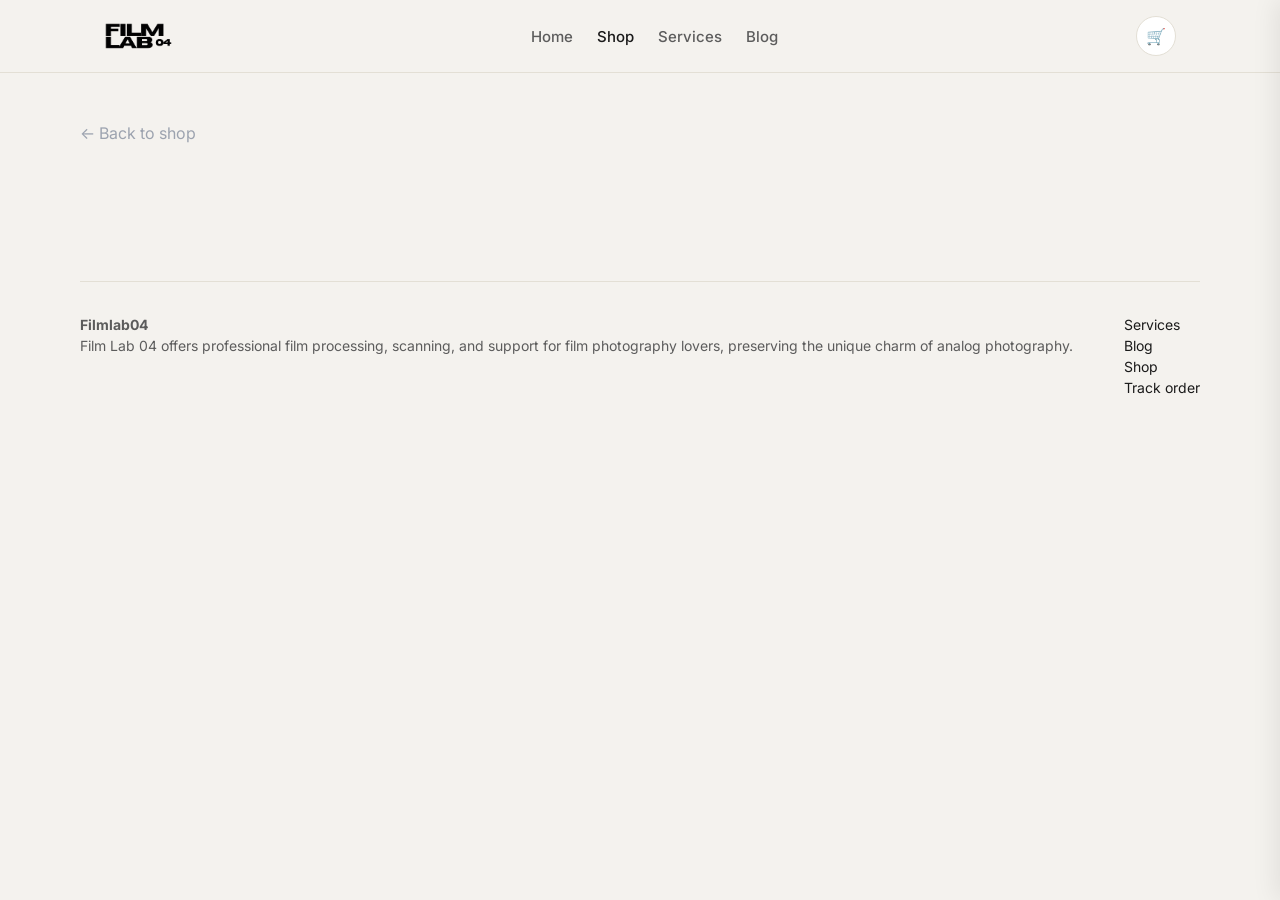
<file: product.html>
<!doctype html>
<html lang="en">
<head>
<meta charset="UTF-8">
<meta name="viewport" content="width=device-width, initial-scale=1.0">
<title>Filmlab04</title>
<link rel="icon" type="image/png" href="images/favicon.png?v=2">
<link rel="preconnect" href="https://fonts.googleapis.com">
<link href="https://fonts.googleapis.com/css2?family=Inter:wght@400;500;600&family=Poppins:wght@600&display=swap" rel="stylesheet">
<link rel="stylesheet" href="css/style.css?v=15">
</head>
<body>

<nav class="nav">
  <div class="nav-inner">
    <a href="index.html" class="nav-logo"><img src="images/logo-mark.png" alt="Filmlab04" style="height:28px; width:auto; display:block;"></a>
    <ul class="nav-links">
      <li><a href="index.html">Home</a></li>
      <li><a href="shop.html" class="active">Shop</a></li>
      <li><a href="services.html">Services</a></li>
      <li><a href="blog.html">Blog</a></li>
    </ul>
    <div class="nav-actions">
      <a href="cart.html" class="nav-cart">
        🛒<span class="nav-cart-badge">0</span>
      </a>
      <button type="button" class="nav-hamburger" id="nav-hamburger" aria-label="Menu" aria-expanded="false">
        <span></span><span></span><span></span>
      </button>
    </div>
  </div>
</nav>
<div class="nav-mobile-panel" id="nav-mobile-panel">
  <a href="index.html">Home</a>
  <a href="shop.html" class="active">Shop</a>
  <a href="services.html">Services</a>
  <a href="blog.html">Blog</a>
</div>
<div class="nav-mobile-backdrop" id="nav-mobile-backdrop"></div>

<div class="container" style="padding: 48px 0;">
  <a href="shop.html" class="muted">← Back to shop</a>
  <div class="product-detail" style="margin-top:24px;"></div>
</div>

<div class="cart-overlay"></div>
<aside class="cart-drawer">
  <div class="cart-drawer-head">
    <h3 class="mt-0">Your cart</h3>
    <button class="cart-close btn btn-secondary btn-sm">Close</button>
  </div>
  <div class="cart-drawer-items"></div>
  <div class="cart-drawer-foot">
    <div class="cart-subtotal"><span>Subtotal</span><span class="amount">RM0.00</span></div>
    <a href="cart.html" class="btn btn-primary btn-block">Checkout</a>
  </div>
</aside>

<footer class="site-footer container">
  <div class="footer-cols">
    <div>
      <strong>Filmlab04</strong>
      <p>Film Lab 04 offers professional film processing, scanning, and support for film photography lovers, preserving the unique charm of analog photography.</p>
    </div>
    <div>
      <a href="services.html">Services</a><br>
      <a href="blog.html">Blog</a><br>
      <a href="shop.html">Shop</a><br>
      <a href="track-order.html">Track order</a>
    </div>
  </div>
</footer>

<script src="js/cart.js?v=8"></script>
<script src="js/product.js?v=4"></script>
</body>
</html>
</file>
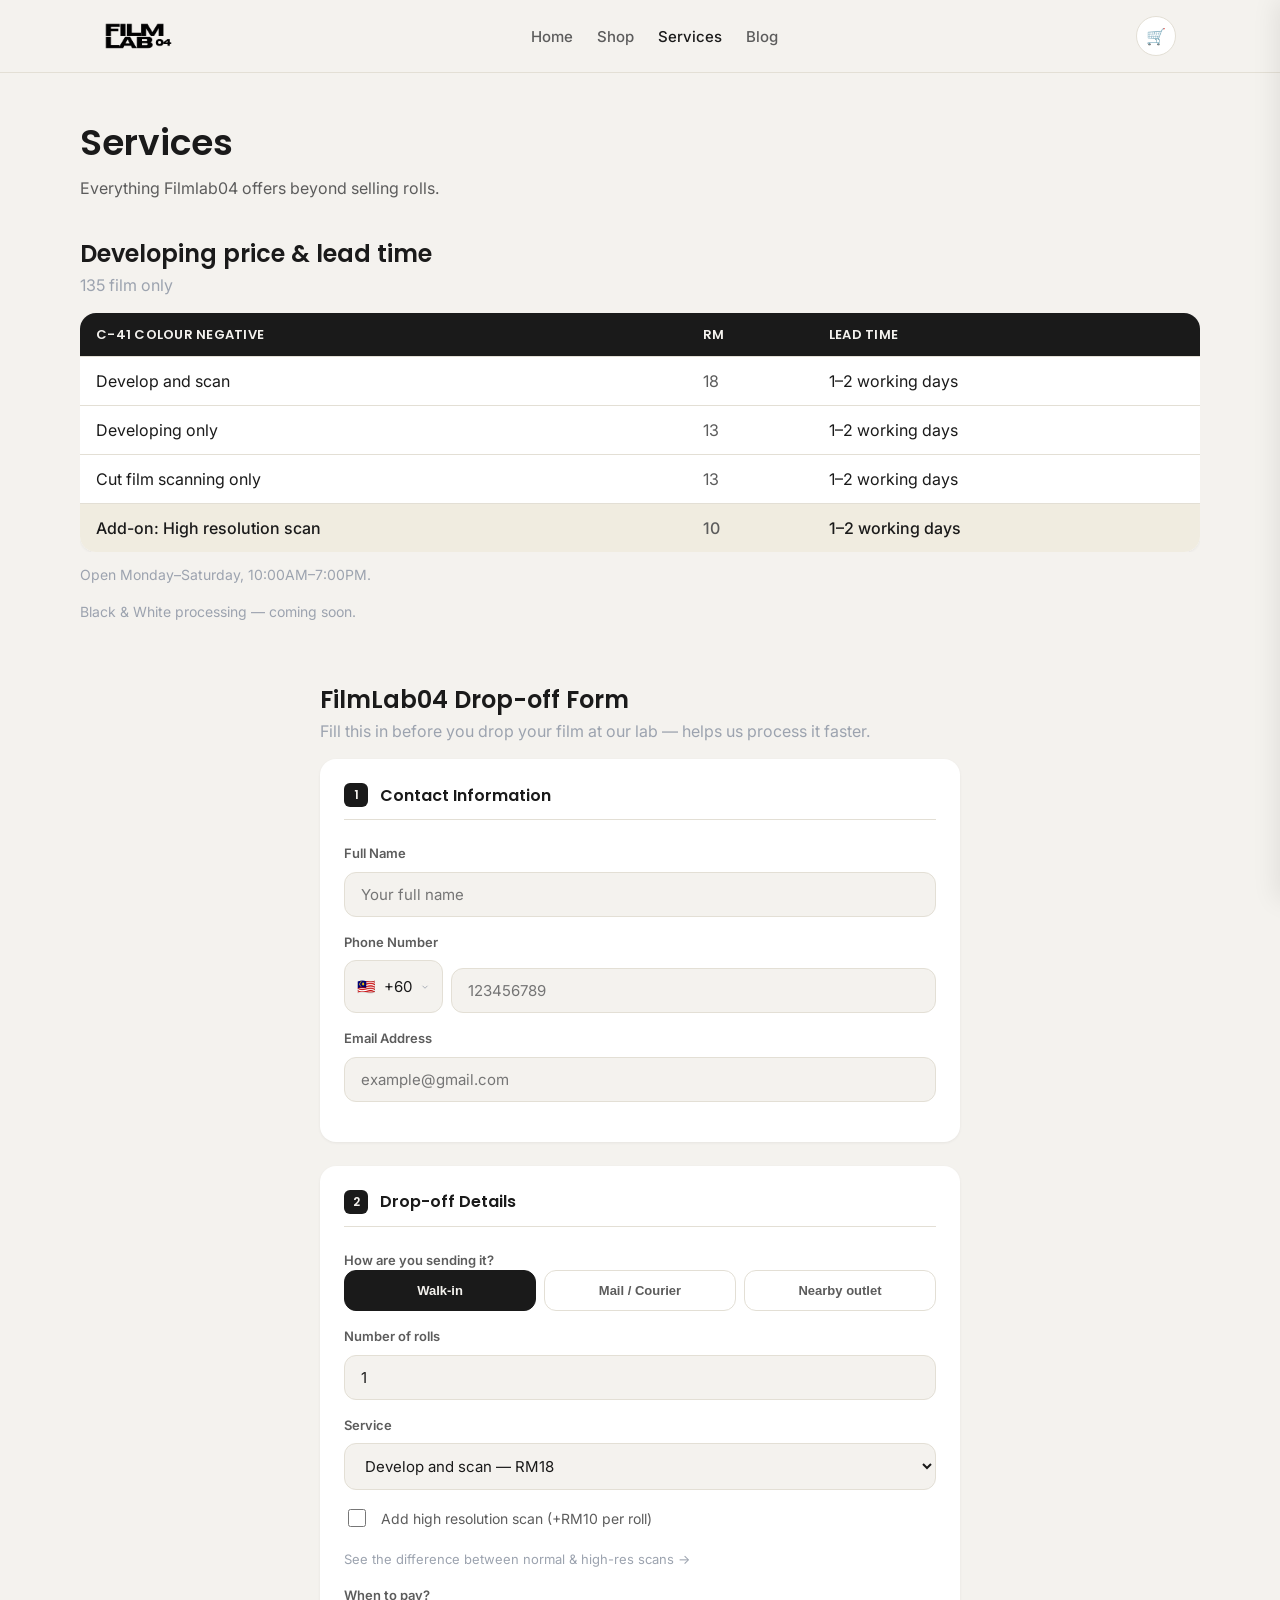
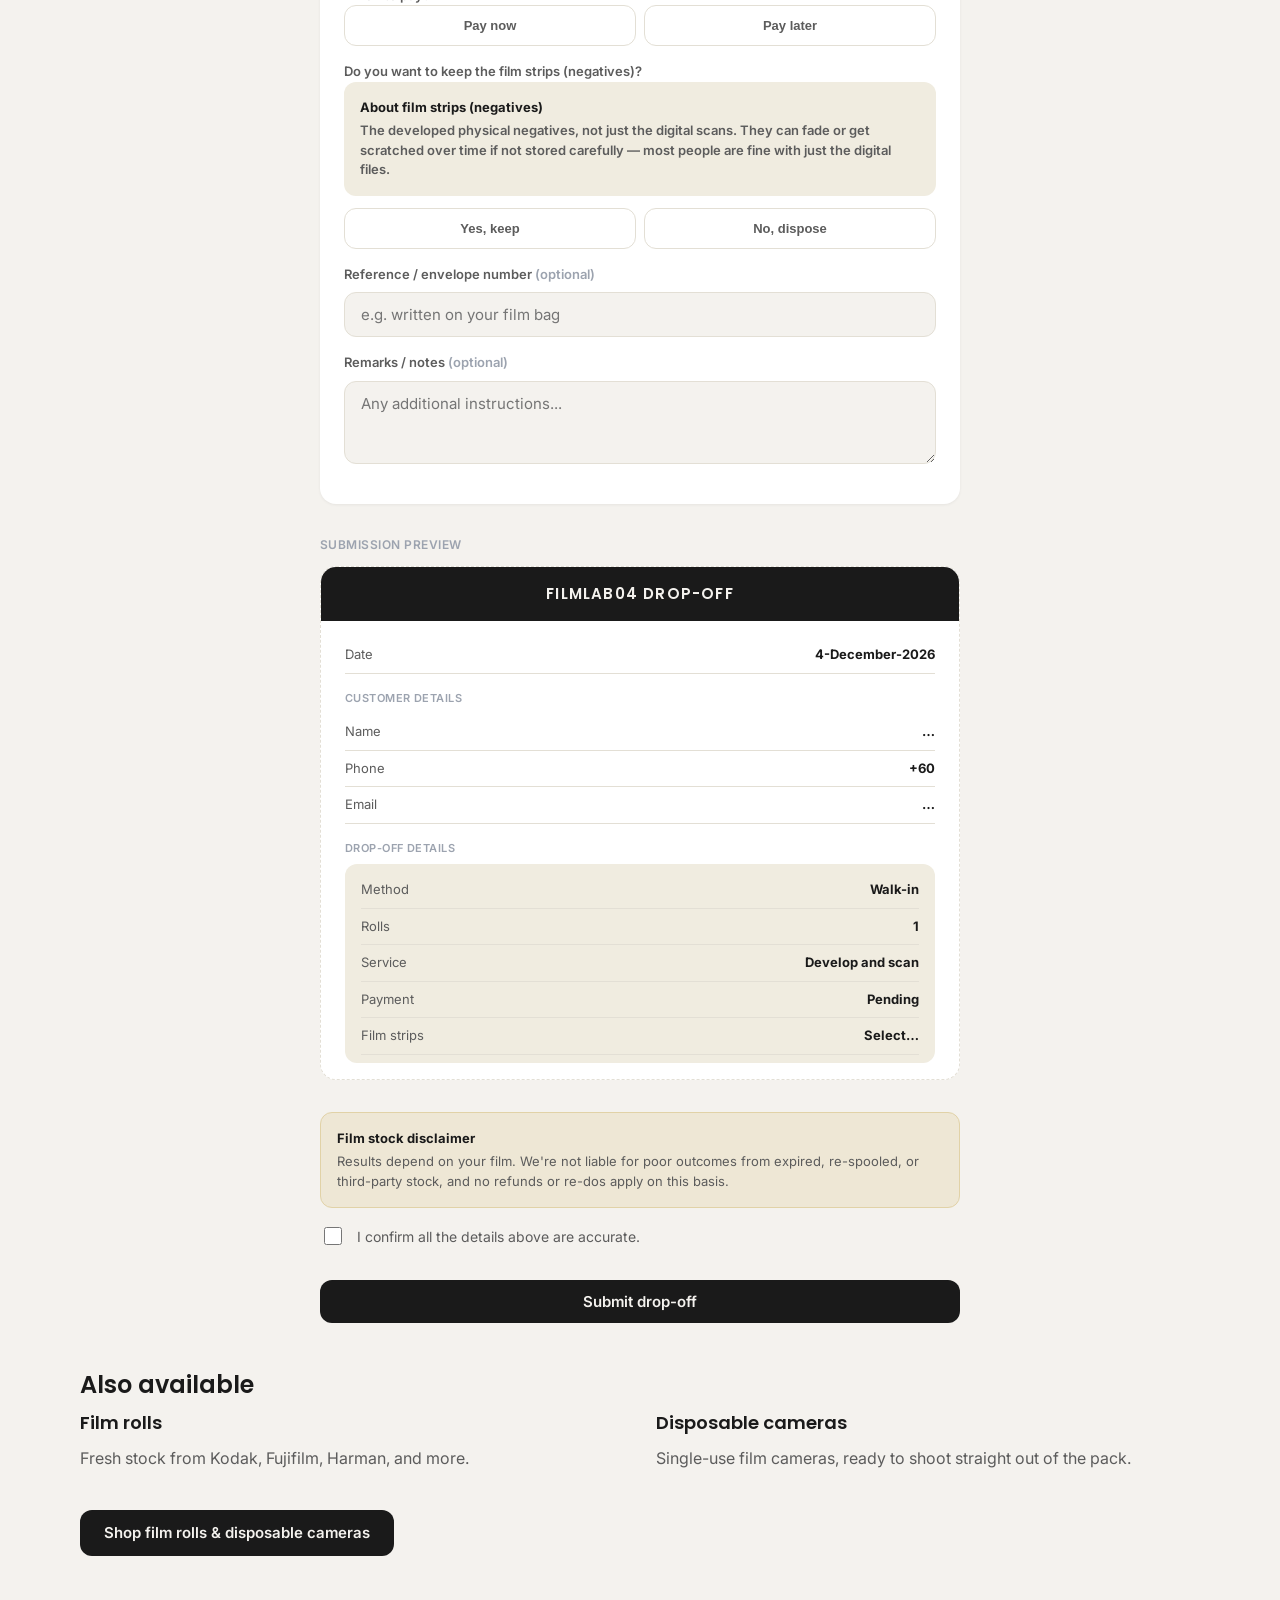
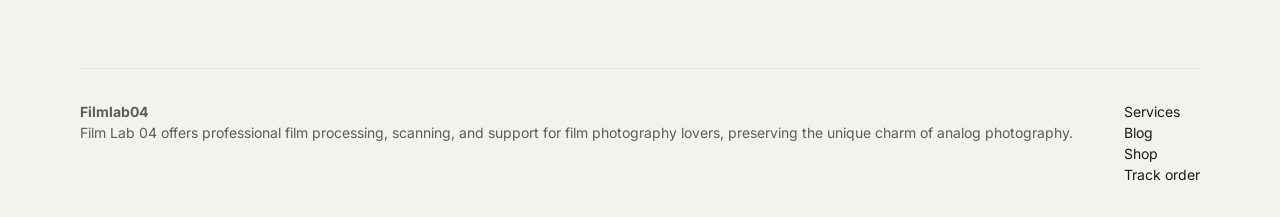
<file: services.html>
<!doctype html>
<html lang="en">
<head>
<meta charset="UTF-8">
<meta name="viewport" content="width=device-width, initial-scale=1.0">
<title>Services — Filmlab04</title>
<link rel="icon" type="image/png" href="images/favicon.png?v=2">
<link rel="preconnect" href="https://fonts.googleapis.com">
<link href="https://fonts.googleapis.com/css2?family=Inter:wght@400;500;600&family=Poppins:wght@600&display=swap" rel="stylesheet">
<link rel="stylesheet" href="css/style.css?v=15">
</head>
<body>

<nav class="nav">
  <div class="nav-inner">
    <a href="index.html" class="nav-logo"><img src="images/logo-mark.png" alt="Filmlab04" style="height:28px; width:auto; display:block;"></a>
    <ul class="nav-links">
      <li><a href="index.html">Home</a></li>
      <li><a href="shop.html">Shop</a></li>
      <li><a href="services.html" class="active">Services</a></li>
      <li><a href="blog.html">Blog</a></li>
    </ul>
    <div class="nav-actions">
      <a href="cart.html" class="nav-cart">
        🛒<span class="nav-cart-badge">0</span>
      </a>
      <button type="button" class="nav-hamburger" id="nav-hamburger" aria-label="Menu" aria-expanded="false">
        <span></span><span></span><span></span>
      </button>
    </div>
  </div>
</nav>
<div class="nav-mobile-panel" id="nav-mobile-panel">
  <a href="index.html">Home</a>
  <a href="shop.html">Shop</a>
  <a href="services.html" class="active">Services</a>
  <a href="blog.html">Blog</a>
</div>
<div class="nav-mobile-backdrop" id="nav-mobile-backdrop"></div>

<header class="container" style="padding: 48px 0 24px;">
  <h1>Services</h1>
  <p>Everything Filmlab04 offers beyond selling rolls.</p>
</header>

<section class="container section" style="padding-top:0;">
  <h2>Developing price &amp; lead time</h2>
  <p class="muted" style="margin-top:-8px;">135 film only</p>
  <div style="overflow-x:auto;">
    <table class="price-table">
      <thead>
        <tr>
          <th>C-41 colour negative</th>
          <th>RM</th>
          <th>Lead time</th>
        </tr>
      </thead>
      <tbody>
        <tr>
          <td>Develop and scan</td>
          <td>18</td>
          <td>1–2 working days</td>
        </tr>
        <tr>
          <td>Developing only</td>
          <td>13</td>
          <td>1–2 working days</td>
        </tr>
        <tr>
          <td>Cut film scanning only</td>
          <td>13</td>
          <td>1–2 working days</td>
        </tr>
        <tr class="price-addon">
          <td>Add-on: High resolution scan</td>
          <td>10</td>
          <td>1–2 working days</td>
        </tr>
      </tbody>
    </table>
  </div>
  <p class="price-note">Open Monday–Saturday, 10:00AM–7:00PM.</p>
  <p class="price-note">Black &amp; White processing — coming soon.</p>
</section>

<section class="container section" id="dropoff" style="padding-top:0; max-width:640px;">
  <h2>FilmLab04 Drop-off Form</h2>
  <p class="muted" style="margin-top:-8px;">Fill this in before you drop your film at our lab — helps us process it faster.</p>

  <form id="dropoff-form" novalidate>

    <section class="form-card">
      <div class="form-step-head">
        <span class="form-step-num">1</span>
        <h2 class="form-step-title">Contact Information</h2>
      </div>

      <label class="form-field">Full Name
        <input type="text" id="d-name" placeholder="Your full name" autocomplete="name" required>
      </label>

      <div class="form-field">Phone Number
        <div class="form-phone-field">
          <div class="phone-picker" id="phone-picker">
            <button type="button" class="phone-picker-trigger" id="phone-picker-trigger" aria-haspopup="listbox" aria-expanded="false">
              <span class="phone-picker-flag">🇲🇾</span>
              <span class="phone-picker-code">+60</span>
              <svg class="phone-picker-caret" width="10" height="10" viewBox="0 0 24 24" fill="none" stroke="currentColor" stroke-width="2"><path d="M6 9l6 6 6-6"/></svg>
            </button>
            <input type="hidden" id="d-phone-country" value="60">
            <div class="phone-picker-panel" id="phone-picker-panel" role="listbox" hidden>
              <input type="text" class="phone-picker-search" id="phone-picker-search" placeholder="Search" autocomplete="off">
              <div class="phone-picker-list" id="phone-picker-list"></div>
            </div>
          </div>
          <input type="tel" id="d-phone" placeholder="123456789" autocomplete="tel-national" inputmode="numeric" required>
        </div>
      </div>

      <label class="form-field">Email Address
        <input type="email" id="d-email" placeholder="example@gmail.com" autocomplete="email" required>
      </label>
    </section>

    <section class="form-card">
      <div class="form-step-head">
        <span class="form-step-num">2</span>
        <h2 class="form-step-title">Drop-off Details</h2>
      </div>

      <div class="form-field">
        How are you sending it?
        <div class="segmented" data-field="method">
          <button type="button" class="segmented-btn active" data-value="Walk-in">Walk-in</button>
          <button type="button" class="segmented-btn" data-value="Mail / Courier">Mail / Courier</button>
          <button type="button" class="segmented-btn" data-value="Nearby outlet">Nearby outlet</button>
        </div>
      </div>

      <div id="courier-field" hidden>
        <label class="form-field">Courier provider
          <select id="d-courier">
            <option value="">Select…</option>
            <option value="Pos Laju">Pos Laju</option>
            <option value="J&amp;T Express">J&amp;T Express</option>
            <option value="Ninja Van">Ninja Van</option>
            <option value="City-Link Express">City-Link Express</option>
            <option value="GDex">GDex</option>
            <option value="DHL eCommerce">DHL eCommerce</option>
            <option value="Skynet">Skynet</option>
            <option value="Other">Other</option>
          </select>
          <input type="text" id="d-courier-other" placeholder="Courier name" hidden>
        </label>
        <label class="form-field">Tracking number
          <input type="text" id="d-tracking" placeholder="e.g. EA123456789MY">
        </label>
      </div>

      <div id="outlet-field" hidden>
        <label class="form-field">Which N4 Camera Store outlet?
          <select id="d-outlet">
            <option value="">Select…</option>
          </select>
        </label>
        <p class="muted" style="font-size:0.8125rem; margin-top:-8px;">Drop your film at this outlet — they'll forward it to us for developing/scanning. A RM12 outlet forwarding fee applies.</p>
      </div>

      <label class="form-field">Number of rolls
        <input type="number" id="d-rolls" min="1" value="1" inputmode="numeric" required>
      </label>

      <label class="form-field">Service
        <select id="d-service" required>
          <option value="Develop and scan">Develop and scan — RM18</option>
          <option value="Developing only">Developing only — RM13</option>
          <option value="Cut film scanning only">Cut film scanning only — RM13</option>
        </select>
      </label>

      <label class="form-field-inline">
        <input type="checkbox" id="d-highres">
        Add high resolution scan (+RM10 per roll)
      </label>
      <a href="https://sites.google.com/filmlab04.com/filmlabscancomparison/home" target="_blank" rel="noopener" class="muted" style="display:inline-block; font-size:0.8125rem; margin:-8px 0 16px;">See the difference between normal &amp; high-res scans →</a>

      <div class="form-field">
        When to pay?
        <div class="segmented" data-field="payment">
          <button type="button" class="segmented-btn" data-value="Pay now">Pay now</button>
          <button type="button" class="segmented-btn" data-value="Pay later" id="btn-pay-later">Pay later</button>
        </div>
        <p class="muted" id="payment-outlet-note" style="font-size:0.8125rem; margin-top:8px;" hidden>Nearby outlet drop-offs must be paid now, so the outlet knows to expect your film.</p>
      </div>

      <div class="form-field">
        Do you want to keep the film strips (negatives)?
        <div class="notice">
          <strong>About film strips (negatives)</strong>
          <p>The developed physical negatives, not just the digital scans. They can fade or get scratched over time if not stored carefully — most people are fine with just the digital files.</p>
        </div>
        <div class="segmented" data-field="keepStrips">
          <button type="button" class="segmented-btn" data-value="Yes, keep">Yes, keep</button>
          <button type="button" class="segmented-btn" data-value="No, dispose">No, dispose</button>
        </div>
      </div>

      <div class="form-field" id="strips-return-field" hidden>
        How would you like to get them back?
        <div class="segmented" data-field="stripsReturn">
          <button type="button" class="segmented-btn" data-value="Walk-in pickup">Walk-in pickup</button>
          <button type="button" class="segmented-btn" data-value="Mail / Courier">Mail / Courier</button>
        </div>
        <p class="muted" id="strips-return-note" style="font-size:0.8125rem; margin-top:8px;" hidden>We'll contact you via WhatsApp to arrange sending your film strips back.</p>
      </div>

      <label class="form-field">Reference / envelope number <span class="muted">(optional)</span>
        <input type="text" id="d-ref" placeholder="e.g. written on your film bag">
      </label>

      <label class="form-field">Remarks / notes <span class="muted">(optional)</span>
        <textarea id="d-notes" rows="3" placeholder="Any additional instructions..."></textarea>
      </label>
    </section>

    <section class="receipt-wrap">
      <div class="receipt-label">Submission preview</div>
      <div class="receipt">
        <div class="receipt-head">Filmlab04 Drop-off</div>
        <div class="receipt-body">
          <div class="receipt-row"><span>Date</span><strong id="p-date">—</strong></div>
          <div class="receipt-section-label">Customer details</div>
          <div class="receipt-row"><span>Name</span><strong id="p-name">…</strong></div>
          <div class="receipt-row"><span>Phone</span><strong id="p-phone">+60</strong></div>
          <div class="receipt-row"><span>Email</span><strong id="p-email">…</strong></div>
          <div class="receipt-section-label">Drop-off details</div>
          <div class="receipt-box">
            <div class="receipt-row"><span>Method</span><strong id="p-method">Walk-in</strong></div>
            <div class="receipt-row" id="p-courier-row" hidden><span>Courier</span><strong id="p-courier">…</strong></div>
            <div class="receipt-row" id="p-tracking-row" hidden><span>Tracking No.</span><strong id="p-tracking">…</strong></div>
            <div class="receipt-row" id="p-outlet-row" hidden><span>Outlet</span><strong id="p-outlet">…</strong></div>
            <div class="receipt-row"><span>Rolls</span><strong id="p-rolls">1</strong></div>
            <div class="receipt-row"><span>Service</span><strong id="p-service">Develop and scan</strong></div>
            <div class="receipt-row" id="p-highres-row" hidden><span>High-res scan</span><strong>+RM10 per roll</strong></div>
            <div class="receipt-row" id="p-outlet-fee-row" hidden><span>Outlet forwarding fee</span><strong>+RM12</strong></div>
            <div class="receipt-row"><span>Payment</span><strong id="p-payment">Pending</strong></div>
            <div class="receipt-row"><span>Film strips</span><strong id="p-strips">Select…</strong></div>
            <div class="receipt-row" id="p-strips-return-row" hidden><span>Return method</span><strong id="p-strips-return">Select…</strong></div>
          </div>
        </div>
      </div>
    </section>

    <div class="notice notice-warning">
      <strong>Film stock disclaimer</strong>
      <p>Results depend on your film. We're not liable for poor outcomes from expired, re-spooled, or third-party stock, and no refunds or re-dos apply on this basis.</p>
    </div>

    <label class="form-field-inline" style="margin-top:16px;">
      <input type="checkbox" id="d-agree" required>
      I confirm all the details above are accurate.
    </label>

    <p class="form-error" id="d-error" hidden></p>
    <button type="submit" class="btn btn-primary btn-block" style="margin-top:16px;">Submit drop-off</button>
  </form>

  <section id="dropoff-payment-step" style="padding: 24px 0;" hidden>
    <div class="receipt-label" style="text-align:center;">Drop-off confirmed 🎉</div>
    <div class="receipt" style="max-width:400px; margin:0 auto;">
      <div class="receipt-head">Amount due</div>
      <div class="receipt-body">
        <div style="text-align:center; padding: var(--space-2) 0 var(--space-4);">
          <div style="font-family:'Poppins',sans-serif; font-weight:600; font-size:2.25rem; color:var(--ink);">RM<span id="dp-amount"></span></div>
        </div>
        <div class="receipt-box">
          <div class="receipt-row"><span>Bank</span><strong id="dp-bank">—</strong></div>
          <div class="receipt-row"><span>Account No.</span><strong id="dp-account">—</strong></div>
          <div class="receipt-row"><span>Account Name</span><strong id="dp-holder">—</strong></div>
        </div>
        <div class="receipt-section-label">What happens next</div>
        <ul style="margin:0; padding-left:var(--space-5); color:var(--ink-soft); font-size:0.875rem; line-height:1.7;">
          <li>Complete payment using the bank details above</li>
          <li>Send us your payment receipt on WhatsApp</li>
          <li>Drop your film at our store — we'll take it from there</li>
        </ul>
        <a href="#" id="dp-whatsapp-link" target="_blank" rel="noopener" class="btn btn-primary btn-block" style="margin-top:var(--space-4);">Send receipt on WhatsApp</a>
      </div>
    </div>
    <p class="muted" style="text-align:center; font-size:0.8125rem; margin-top:var(--space-4);">Your details are kept private and never shared with third parties.</p>
  </section>
</section>

<section class="container section" style="padding-top:0;">
  <h2>Also available</h2>
  <div class="grid-2">
    <div>
      <h3>Film rolls</h3>
      <p>Fresh stock from Kodak, Fujifilm, Harman, and more.</p>
    </div>
    <div>
      <h3>Disposable cameras</h3>
      <p>Single-use film cameras, ready to shoot straight out of the pack.</p>
    </div>
  </div>
  <a href="shop.html" class="btn btn-primary" style="margin-top:24px;">Shop film rolls &amp; disposable cameras</a>
</section>

<div class="cart-overlay"></div>
<aside class="cart-drawer">
  <div class="cart-drawer-head">
    <h3 class="mt-0">Your cart</h3>
    <button class="cart-close btn btn-secondary btn-sm">Close</button>
  </div>
  <div class="cart-drawer-items"></div>
  <div class="cart-drawer-foot">
    <div class="cart-subtotal"><span>Subtotal</span><span class="amount">RM0.00</span></div>
    <a href="cart.html" class="btn btn-primary btn-block">Checkout</a>
  </div>
</aside>

<footer class="site-footer container">
  <div class="footer-cols">
    <div>
      <strong>Filmlab04</strong>
      <p>Film Lab 04 offers professional film processing, scanning, and support for film photography lovers, preserving the unique charm of analog photography.</p>
    </div>
    <div>
      <a href="services.html">Services</a><br>
      <a href="blog.html">Blog</a><br>
      <a href="shop.html">Shop</a><br>
      <a href="track-order.html">Track order</a>
    </div>
  </div>
</footer>

<script src="js/cart.js?v=8"></script>
<script src="js/country-codes.js?v=4"></script>
<script src="js/phone-picker.js?v=4"></script>
<script src="js/dropoff.js?v=14"></script>
</body>
</html>
</file>
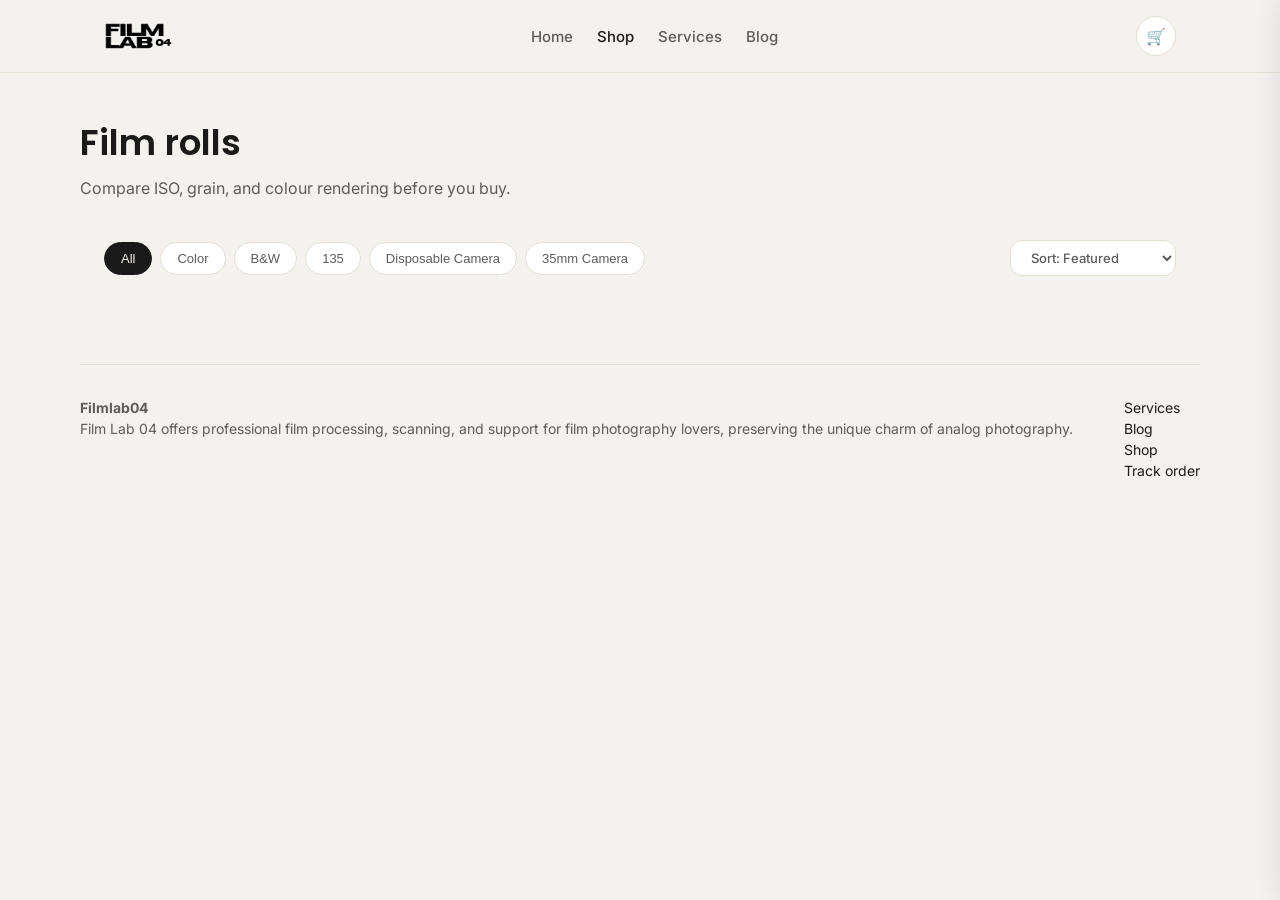
<file: shop.html>
<!doctype html>
<html lang="en">
<head>
<meta charset="UTF-8">
<meta name="viewport" content="width=device-width, initial-scale=1.0">
<title>Shop film rolls — Filmlab04</title>
<link rel="icon" type="image/png" href="images/favicon.png?v=2">
<link rel="preconnect" href="https://fonts.googleapis.com">
<link href="https://fonts.googleapis.com/css2?family=Inter:wght@400;500;600&family=Poppins:wght@600&display=swap" rel="stylesheet">
<link rel="stylesheet" href="css/style.css?v=15">
</head>
<body>

<nav class="nav">
  <div class="nav-inner">
    <a href="index.html" class="nav-logo"><img src="images/logo-mark.png" alt="Filmlab04" style="height:28px; width:auto; display:block;"></a>
    <ul class="nav-links">
      <li><a href="index.html">Home</a></li>
      <li><a href="shop.html" class="active">Shop</a></li>
      <li><a href="services.html">Services</a></li>
      <li><a href="blog.html">Blog</a></li>
    </ul>
    <div class="nav-actions">
      <a href="cart.html" class="nav-cart">
        🛒<span class="nav-cart-badge">0</span>
      </a>
      <button type="button" class="nav-hamburger" id="nav-hamburger" aria-label="Menu" aria-expanded="false">
        <span></span><span></span><span></span>
      </button>
    </div>
  </div>
</nav>
<div class="nav-mobile-panel" id="nav-mobile-panel">
  <a href="index.html">Home</a>
  <a href="shop.html" class="active">Shop</a>
  <a href="services.html">Services</a>
  <a href="blog.html">Blog</a>
</div>
<div class="nav-mobile-backdrop" id="nav-mobile-backdrop"></div>

<header class="container" style="padding: 48px 0 24px;">
  <h1>Film rolls</h1>
  <p>Compare ISO, grain, and colour rendering before you buy.</p>
</header>

<div class="container">
  <div class="shop-toolbar">
    <div class="filter-bar">
      <button class="filter-pill active" data-filter="all">All</button>
      <button class="filter-pill" data-filter="color">Color</button>
      <button class="filter-pill" data-filter="bw">B&amp;W</button>
      <button class="filter-pill" data-filter="135">135</button>
      <button class="filter-pill" data-filter="disposable">Disposable Camera</button>
      <button class="filter-pill" data-filter="camera">35mm Camera</button>
    </div>
    <select class="sort-select" aria-label="Sort by">
      <option value="default">Sort: Featured</option>
      <option value="price-asc">Price: Low to High</option>
      <option value="price-desc">Price: High to Low</option>
      <option value="name-asc">Name: A–Z</option>
      <option value="name-desc">Name: Z–A</option>
    </select>
  </div>
  <div class="product-grid"></div>
</div>

<div class="cart-overlay"></div>
<aside class="cart-drawer">
  <div class="cart-drawer-head">
    <h3 class="mt-0">Your cart</h3>
    <button class="cart-close btn btn-secondary btn-sm">Close</button>
  </div>
  <div class="cart-drawer-items"></div>
  <div class="cart-drawer-foot">
    <div class="cart-subtotal"><span>Subtotal</span><span class="amount">RM0.00</span></div>
    <a href="cart.html" class="btn btn-primary btn-block">Checkout</a>
  </div>
</aside>

<footer class="site-footer container">
  <div class="footer-cols">
    <div>
      <strong>Filmlab04</strong>
      <p>Film Lab 04 offers professional film processing, scanning, and support for film photography lovers, preserving the unique charm of analog photography.</p>
    </div>
    <div>
      <a href="services.html">Services</a><br>
      <a href="blog.html">Blog</a><br>
      <a href="shop.html">Shop</a><br>
      <a href="track-order.html">Track order</a>
    </div>
  </div>
</footer>

<script src="js/cart.js?v=8"></script>
<script src="js/shop.js?v=4"></script>
</body>
</html>
</file>
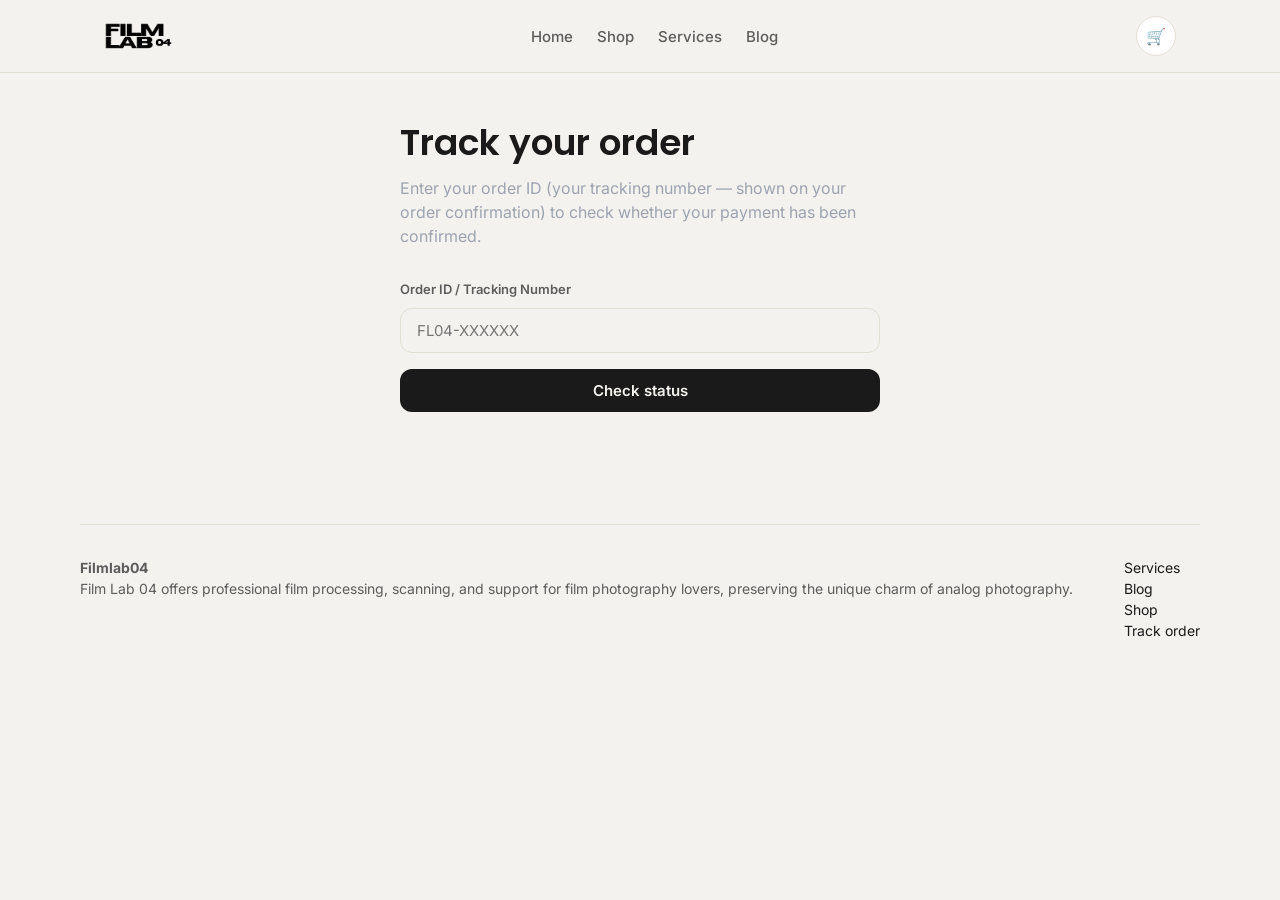
<file: track-order.html>
<!doctype html>
<html lang="en">
<head>
<meta charset="UTF-8">
<meta name="viewport" content="width=device-width, initial-scale=1.0">
<title>Track your order — Filmlab04</title>
<link rel="icon" type="image/png" href="images/favicon.png?v=2">
<link rel="preconnect" href="https://fonts.googleapis.com">
<link href="https://fonts.googleapis.com/css2?family=Inter:wght@400;500;600&family=Poppins:wght@600&display=swap" rel="stylesheet">
<link rel="stylesheet" href="css/style.css?v=15">
</head>
<body>

<nav class="nav">
  <div class="nav-inner">
    <a href="index.html" class="nav-logo"><img src="images/logo-mark.png" alt="Filmlab04" style="height:28px; width:auto; display:block;"></a>
    <ul class="nav-links">
      <li><a href="index.html">Home</a></li>
      <li><a href="shop.html">Shop</a></li>
      <li><a href="services.html">Services</a></li>
      <li><a href="blog.html">Blog</a></li>
    </ul>
    <div class="nav-actions">
      <a href="cart.html" class="nav-cart">
        🛒<span class="nav-cart-badge">0</span>
      </a>
      <button type="button" class="nav-hamburger" id="nav-hamburger" aria-label="Menu" aria-expanded="false">
        <span></span><span></span><span></span>
      </button>
    </div>
  </div>
</nav>
<div class="nav-mobile-panel" id="nav-mobile-panel">
  <a href="index.html">Home</a>
  <a href="shop.html">Shop</a>
  <a href="services.html">Services</a>
  <a href="blog.html">Blog</a>
</div>
<div class="nav-mobile-backdrop" id="nav-mobile-backdrop"></div>

<div class="container" style="max-width:480px; padding: 48px 0;">
  <h1>Track your order</h1>
  <p class="muted" style="margin-bottom:32px;">Enter your order ID (your tracking number — shown on your order confirmation) to check whether your payment has been confirmed.</p>

  <label class="form-field">Order ID / Tracking Number
    <input type="text" id="to-order-id" placeholder="FL04-XXXXXX" autocomplete="off">
  </label>
  <p class="form-error" id="to-error" hidden></p>
  <button class="btn btn-primary btn-block" id="to-search-btn">Check status</button>

  <div id="to-result" style="margin-top:32px;" hidden></div>
</div>

<footer class="site-footer container">
  <div class="footer-cols">
    <div>
      <strong>Filmlab04</strong>
      <p>Film Lab 04 offers professional film processing, scanning, and support for film photography lovers, preserving the unique charm of analog photography.</p>
    </div>
    <div>
      <a href="services.html">Services</a><br>
      <a href="blog.html">Blog</a><br>
      <a href="shop.html">Shop</a><br>
      <a href="track-order.html">Track order</a>
    </div>
  </div>
</footer>

<script src="js/cart.js?v=8"></script>
<script src="js/track-order.js?v=4"></script>
</body>
</html>
</file>
<file: css/style.css>
/* filmlab04 design system — see references/style-guide.md for rationale */

:root {
  --bg: #F4F2EE;
  --surface: #FFFFFF;
  --surface-alt: #F0ECE0;
  --ink: #1A1A1A;
  --ink-soft: #5C5C5C;
  --muted: #9CA3AF;
  --accent: #E1D2A7;
  --line: #E3DFD5;
  --danger: #B3453D;
  --success: #4C6B4F;

  --radius-btn: 12px;
  --radius-card: 16px;
  --radius-pill: 9999px;
  --shadow-soft: 0 1px 3px rgba(0,0,0,0.06);
  --space-1: 4px;
  --space-2: 8px;
  --space-3: 12px;
  --space-4: 16px;
  --space-6: 24px;
  --space-8: 32px;
  --space-12: 48px;
  --space-16: 64px;
}

* { box-sizing: border-box; }

body {
  margin: 0;
  background: var(--bg);
  color: var(--ink);
  font-family: 'Inter', sans-serif;
  font-size: 16px;
  line-height: 1.5;
}

h1, h2, h3, h4 {
  font-family: 'Poppins', sans-serif;
  font-weight: 600;
  line-height: 1.2;
  margin: 0 0 var(--space-3);
}
h1 { font-size: 2.25rem; }
h2 { font-size: 1.5rem; }
h3 { font-size: 1.125rem; }
p { margin: 0 0 var(--space-4); color: var(--ink-soft); }
a { color: var(--ink); text-decoration: none; }
a:hover { color: var(--accent); }

.container {
  max-width: 1120px;
  margin: 0 auto;
  padding: 0 var(--space-6);
}
/* admin.html's page is data tables (Sales overview, Drop-offs), not prose
   — no max-width cap at all, so it uses the full browser window (still
   respecting the side padding from .container) and columns fit without
   scrolling on most screens. */
.admin-wide-container { max-width: none; }

/* Nav */
.nav {
  position: sticky;
  top: 0;
  z-index: 50;
  background: var(--bg);
  border-bottom: 1px solid var(--line);
}
.nav-inner {
  display: flex;
  align-items: center;
  justify-content: space-between;
  padding: var(--space-4) var(--space-6);
  max-width: 1120px;
  margin: 0 auto;
}
.nav-logo { font-family: 'Poppins', sans-serif; font-weight: 600; font-size: 1.25rem; }
.nav-links { display: flex; gap: var(--space-6); list-style: none; margin: 0; padding: 0; }
.nav-links a { font-weight: 500; font-size: 0.9375rem; color: var(--ink-soft); }
.nav-links a:hover, .nav-links a.active { color: var(--ink); }

/* Groups the cart icon and hamburger button together so .nav-inner's
   flex space-between only splits logo vs. this group — without it, the
   cart icon (a separate flex item) gets pushed to the dead center of the
   nav bar on mobile once .nav-links is hidden, leaving an odd gap before
   the hamburger on the far right. */
.nav-actions { display: flex; align-items: center; gap: var(--space-3); }

/* Hidden on desktop — only shown below the 720px breakpoint where
   .nav-links itself is hidden, so phone visitors still have a way to
   reach Shop/Services/Blog instead of only the logo and cart icon. */
.nav-hamburger {
  display: none;
  flex-direction: column;
  justify-content: center;
  align-items: center;
  gap: 5px;
  width: 40px;
  height: 40px;
  background: none;
  border: none;
  cursor: pointer;
  padding: 0;
}
.nav-hamburger span { display: block; width: 22px; height: 2px; background: var(--ink); border-radius: 2px; }
/* position: fixed so opening it floats over the page content instead of
   pushing everything below the nav further down — top is set from JS
   (js/cart.js) to sit exactly under the nav bar, since that varies
   slightly by device/font rendering. Stays in the DOM at display:flex
   always (rather than the old display:none/flex toggle) so opacity/
   transform can actually transition — display isn't animatable, and
   visibility/pointer-events keep it non-interactive and unreachable by
   tab/screen-reader while closed. */
.nav-mobile-panel {
  display: flex;
  flex-direction: column;
  position: fixed;
  left: 0;
  right: 0;
  z-index: 45;
  border-bottom: 1px solid var(--line);
  background: var(--bg);
  box-shadow: 0 8px 16px rgba(0, 0, 0, 0.08);
  opacity: 0;
  visibility: hidden;
  pointer-events: none;
  transform: translateY(-8px);
  transition: opacity 0.2s ease, transform 0.2s ease, visibility 0.2s;
}
.nav-mobile-panel.open { opacity: 1; visibility: visible; pointer-events: auto; transform: translateY(0); }

/* Dims the page behind the panel while it's open — same always-in-DOM,
   opacity/visibility toggle pattern as the panel itself, just below it
   in z-index so the nav bar (with the hamburger button, to close it
   again) stays on top and undimmed. Tapping it closes the menu, same as
   tapping the hamburger. */
.nav-mobile-backdrop {
  display: block;
  position: fixed;
  inset: 0;
  z-index: 44;
  background: rgba(0, 0, 0, 0.4);
  opacity: 0;
  visibility: hidden;
  pointer-events: none;
  transition: opacity 0.2s ease, visibility 0.2s;
}
.nav-mobile-backdrop.open { opacity: 1; visibility: visible; pointer-events: auto; }
.nav-mobile-panel a { padding: var(--space-4) var(--space-6); font-weight: 500; color: var(--ink-soft); border-top: 1px solid var(--line); }
.nav-mobile-panel a:first-child { border-top: none; }
.nav-mobile-panel a:hover, .nav-mobile-panel a.active { color: var(--ink); }
.nav-cart {
  position: relative;
  display: inline-flex;
  align-items: center;
  justify-content: center;
  width: 40px;
  height: 40px;
  border-radius: var(--radius-pill);
  background: var(--surface);
  border: 1px solid var(--line);
}
.nav-cart-badge {
  position: absolute;
  top: -6px;
  right: -6px;
  background: var(--ink);
  color: var(--bg);
  font-size: 0.6875rem;
  font-weight: 600;
  min-width: 18px;
  height: 18px;
  border-radius: var(--radius-pill);
  display: flex;
  align-items: center;
  justify-content: center;
  padding: 0 4px;
}

/* Buttons */
.btn {
  display: inline-flex;
  align-items: center;
  justify-content: center;
  gap: var(--space-2);
  padding: var(--space-3) var(--space-6);
  border-radius: var(--radius-btn);
  font-family: 'Inter', sans-serif;
  font-weight: 600;
  font-size: 0.9375rem;
  cursor: pointer;
  border: none;
  transition: opacity 0.15s ease;
}
.btn:hover { opacity: 0.85; }
.btn-primary { background: var(--ink); color: var(--bg); }
.btn-secondary { background: transparent; color: var(--ink); border: 1px solid var(--ink); }
.btn-sm { padding: var(--space-2) var(--space-4); font-size: 0.8125rem; }
.btn-block { width: 100%; }

/* Hero */
.hero {
  padding: var(--space-16) 0;
  text-align: center;
}
.hero p.lead {
  max-width: 560px;
  margin: 0 auto var(--space-6);
  font-size: 1.125rem;
}

/* Section */
.section { padding: var(--space-12) 0; }
.section-head {
  display: flex;
  align-items: baseline;
  justify-content: space-between;
  margin-bottom: var(--space-6);
}

/* Product grid */
.product-grid {
  display: grid;
  grid-template-columns: repeat(auto-fill, minmax(240px, 1fr));
  gap: var(--space-6);
}
.product-card {
  background: var(--surface);
  border: 1px solid var(--line);
  border-radius: var(--radius-card);
  overflow: hidden;
  box-shadow: var(--shadow-soft);
  display: flex;
  flex-direction: column;
}
.product-card-img {
  aspect-ratio: 4 / 5;
  background: var(--surface-alt);
  display: flex;
  align-items: center;
  justify-content: center;
  color: var(--muted);
  font-size: 0.8125rem;
  overflow: hidden;
}
.product-card-img img { width: 100%; height: 100%; object-fit: cover; }
.product-card-body { padding: var(--space-4); display: flex; flex-direction: column; gap: var(--space-2); flex: 1; }
.product-brand { font-size: 0.75rem; color: var(--muted); text-transform: uppercase; letter-spacing: 0.04em; }
.product-name { font-size: 1rem; margin: 0; }
.product-tagline { font-size: 0.8125rem; color: var(--ink-soft); margin: 0; }
.chip-row { display: flex; flex-wrap: wrap; gap: var(--space-2); margin: var(--space-1) 0; }
.chip {
  background: var(--surface-alt);
  color: var(--ink-soft);
  font-size: 0.75rem;
  font-weight: 500;
  padding: var(--space-1) var(--space-3);
  border-radius: var(--radius-pill);
}
.badge {
  font-size: 0.6875rem;
  font-weight: 600;
  padding: 2px var(--space-3);
  border-radius: var(--radius-pill);
  width: fit-content;
}
.badge-in-stock { background: rgba(76,107,79,0.12); color: var(--success); }
.badge-sold-out { background: rgba(179,69,61,0.12); color: var(--danger); }
.badge-pending { background: var(--surface-alt); color: var(--ink-soft); }
.product-card-footer {
  margin-top: auto;
  display: flex;
  align-items: center;
  justify-content: space-between;
  padding-top: var(--space-3);
}
.product-price { font-family: 'Poppins', sans-serif; font-weight: 600; font-size: 1.0625rem; }

/* Filters */
.shop-toolbar {
  display: flex;
  flex-wrap: wrap;
  align-items: center;
  justify-content: space-between;
  gap: var(--space-4);
  margin-bottom: var(--space-6);
}
.filter-bar {
  display: flex;
  flex-wrap: wrap;
  gap: var(--space-2);
}
.filter-pill {
  padding: var(--space-2) var(--space-4);
  border-radius: var(--radius-pill);
  border: 1px solid var(--line);
  background: var(--surface);
  font-size: 0.8125rem;
  font-weight: 500;
  cursor: pointer;
  color: var(--ink-soft);
}
.filter-pill.active { background: var(--ink); color: var(--bg); border-color: var(--ink); }
.sort-select {
  padding: var(--space-2) var(--space-4);
  border-radius: var(--radius-btn);
  border: 1px solid var(--line);
  background: var(--surface);
  font-family: 'Inter', sans-serif;
  font-size: 0.8125rem;
  font-weight: 500;
  color: var(--ink-soft);
  cursor: pointer;
}
.sort-select:focus { outline: 2px solid var(--ink); outline-offset: 1px; }

/* Cart drawer */
.cart-overlay {
  position: fixed; inset: 0;
  background: rgba(26,26,26,0.3);
  z-index: 90;
  opacity: 0; pointer-events: none;
  transition: opacity 0.2s ease;
}
.cart-overlay.open { opacity: 1; pointer-events: auto; }
.cart-drawer {
  position: fixed; top: 0; right: 0; bottom: 0;
  width: min(400px, 100%);
  background: var(--surface);
  z-index: 100;
  transform: translateX(100%);
  transition: transform 0.25s ease;
  display: flex;
  flex-direction: column;
  box-shadow: -4px 0 24px rgba(0,0,0,0.08);
}
.cart-drawer.open { transform: translateX(0); }
.cart-drawer-head {
  display: flex; align-items: center; justify-content: space-between;
  padding: var(--space-4) var(--space-6);
  border-bottom: 1px solid var(--line);
}
.cart-drawer-items { flex: 1; overflow-y: auto; padding: var(--space-4) var(--space-6); }
.cart-line {
  display: flex; gap: var(--space-3);
  padding: var(--space-3) 0;
  border-bottom: 1px solid var(--line);
}
.cart-line-thumb {
  width: 56px; height: 56px; border-radius: var(--space-2);
  background: var(--surface-alt); flex-shrink: 0; overflow: hidden;
}
.cart-line-thumb img { width: 100%; height: 100%; object-fit: cover; display: block; }
.cart-line-info { flex: 1; }
.cart-line-info .name { font-size: 0.9375rem; font-weight: 500; }
.cart-line-info .meta { font-size: 0.8125rem; color: var(--muted); }
.cart-line-qty { display: flex; align-items: center; gap: var(--space-2); margin-top: var(--space-1); }
.cart-line-qty button {
  width: 22px; height: 22px; border-radius: var(--radius-pill);
  border: 1px solid var(--line); background: var(--surface); cursor: pointer;
}
.cart-drawer-foot { padding: var(--space-4) var(--space-6); border-top: 1px solid var(--line); }
.cart-subtotal { display: flex; justify-content: space-between; font-weight: 600; margin-bottom: var(--space-4); }
.cart-empty { color: var(--muted); text-align: center; padding: var(--space-12) 0; }

/* Footer */
.site-footer {
  border-top: 1px solid var(--line);
  padding: var(--space-8) 0;
  margin-top: var(--space-16);
  font-size: 0.875rem;
  color: var(--ink-soft);
}
.footer-cols { display: flex; flex-wrap: wrap; gap: var(--space-12); justify-content: space-between; }

/* Utility */
.text-center { text-align: center; }
.muted { color: var(--muted); }
.mt-0 { margin-top: 0; }
.grid-2 { display: grid; grid-template-columns: 1fr 1fr; gap: var(--space-8); }
@media (max-width: 720px) {
  .grid-2 { grid-template-columns: 1fr; }
  .nav-links { display: none; }
  .nav-hamburger { display: flex; }

  /* Shop grid: 2 columns instead of the 1 that auto-fill/minmax(240px)
     collapses to at phone widths — Jun Min wants the compact 2-up card
     layout other film shops use on mobile. Tagline/spec chips are
     dropped and the price+button footer stacks instead of sitting
     side-by-side, since a 240px-wide desktop card doesn't have room for
     all of that at roughly half the width. */
  .product-grid { grid-template-columns: repeat(2, 1fr); gap: var(--space-3); }
  .product-card-body { padding: var(--space-3); gap: 4px; }
  .product-name { font-size: 0.875rem; line-height: 1.3; }
  .product-tagline, .product-grid .chip-row { display: none; }
  .product-card-footer { flex-direction: column; align-items: stretch; gap: var(--space-2); }
  .product-card-footer .btn { width: 100%; text-align: center; }
}

/* Blog */
.post-card { border-bottom: 1px solid var(--line); padding: var(--space-6) 0; }
.post-date { font-size: 0.8125rem; color: var(--muted); }

/* Variant picker */
.variant-picker { margin: var(--space-4) 0; }
.variant-label { font-size: 0.875rem; color: var(--ink-soft); margin-bottom: var(--space-2); }
.variant-options { display: flex; flex-wrap: wrap; gap: var(--space-2); }
.variant-option {
  padding: var(--space-2) var(--space-4);
  border-radius: var(--radius-btn);
  border: 1px solid var(--line);
  background: var(--surface);
  font-size: 0.875rem;
  font-weight: 500;
  color: var(--ink-soft);
  cursor: pointer;
}
.variant-option:hover { border-color: var(--ink-soft); }
.variant-option.active { border-color: var(--ink); color: var(--ink); box-shadow: 0 0 0 1px var(--ink); }
.variant-option:disabled { opacity: 0.4; text-decoration: line-through; cursor: not-allowed; }

/* Price table */
.price-table {
  width: 100%;
  border-collapse: collapse;
  background: var(--surface);
  border-radius: var(--radius-card);
  overflow: hidden;
  box-shadow: var(--shadow-soft);
}
.price-table th, .price-table td {
  padding: var(--space-3) var(--space-4);
  text-align: left;
  border-bottom: 1px solid var(--line);
}
.price-table th {
  background: var(--ink);
  color: var(--bg);
  font-family: 'Poppins', sans-serif;
  font-weight: 600;
  font-size: 0.8125rem;
  text-transform: uppercase;
  letter-spacing: 0.02em;
}
.price-table tbody tr:last-child td { border-bottom: none; }
.price-table td:nth-child(2) { color: var(--ink-soft); }
.price-table tr.price-addon td {
  background: var(--surface-alt);
  font-weight: 500;
}
.price-note {
  font-size: 0.875rem;
  color: var(--muted);
  margin-top: var(--space-3);
}

/* Compare page */
.compare-picker {
  display: flex;
  flex-wrap: wrap;
  gap: var(--space-2);
  margin: var(--space-6) 0;
}
.compare-pill {
  display: flex;
  align-items: center;
  gap: var(--space-2);
  padding: var(--space-2) var(--space-4);
  border-radius: var(--radius-pill);
  border: 1px solid var(--line);
  background: var(--surface);
  font-size: 0.8125rem;
  font-weight: 500;
  color: var(--ink-soft);
  cursor: pointer;
}
.compare-pill.active { background: var(--ink); color: var(--bg); border-color: var(--ink); }
.compare-pill input { accent-color: var(--ink); }
.compare-table-scroll { overflow-x: auto; }
.compare-table {
  width: 100%;
  min-width: 560px;
  border-collapse: collapse;
  background: var(--surface);
  border-radius: var(--radius-card);
  overflow: hidden;
  box-shadow: var(--shadow-soft);
}
.compare-table th, .compare-table td {
  padding: var(--space-3) var(--space-4);
  text-align: left;
  border-bottom: 1px solid var(--line);
  vertical-align: top;
}
.compare-table thead th {
  background: var(--ink);
  color: var(--bg);
  font-family: 'Poppins', sans-serif;
  font-weight: 600;
  font-size: 0.8125rem;
}
.compare-table tbody th {
  font-weight: 600;
  color: var(--ink-soft);
  white-space: nowrap;
  background: var(--surface-alt);
}
.compare-table tbody tr:last-child td, .compare-table tbody tr:last-child th { border-bottom: none; }
.compare-table td { font-size: 0.9375rem; }

/* Admin page */
.admin-toolbar { margin: var(--space-6) 0; display: flex; align-items: center; gap: var(--space-3); flex-wrap: wrap; }
.admin-toolbar input[type="text"],
.admin-toolbar select {
  padding: var(--space-2) var(--space-3);
  border-radius: var(--radius-btn);
  border: 1px solid var(--line);
  background: var(--surface);
  color: var(--ink);
  font-family: 'Inter', sans-serif;
  font-size: 0.875rem;
}
.admin-toolbar input[type="text"] { flex: 1 1 220px; min-width: 160px; }
.admin-tabs { display: flex; justify-content: center; gap: var(--space-2); flex-wrap: wrap; margin-top: var(--space-4); }
.admin-gate {
  margin-top: var(--space-6);
  padding: var(--space-6);
  background: var(--surface);
  border-radius: var(--radius-card);
  box-shadow: var(--shadow-soft);
  max-width: 360px;
}
.admin-gate #admin-signin-btn { margin-top: var(--space-4); }
.admin-modal-overlay {
  position: fixed;
  inset: 0;
  background: rgba(26,26,26,0.45);
  display: flex;
  align-items: center;
  justify-content: center;
  z-index: 100;
}
.admin-modal-overlay[hidden] { display: none; }
.admin-modal {
  background: var(--surface);
  border-radius: var(--radius-card);
  padding: var(--space-6);
  max-width: 360px;
  width: calc(100% - var(--space-6) * 2);
  text-align: center;
}
.admin-modal-options { display: flex; flex-direction: column; gap: var(--space-3); margin: var(--space-4) 0; }
.admin-modal-options .btn { width: 100%; }
.admin-sales-stats { display: flex; gap: var(--space-4); flex-wrap: wrap; margin-bottom: var(--space-4); }
.admin-sales-stat {
  padding: var(--space-4) var(--space-5);
  background: var(--surface);
  border-radius: var(--radius-card);
  box-shadow: var(--shadow-soft);
  min-width: 180px;
  text-align: center;
}
.admin-sales-stat span { display: block; font-size: 0.8125rem; color: var(--ink-soft); margin-bottom: var(--space-1); }
.admin-sales-stat strong { font-size: 1.375rem; font-family: 'Poppins', sans-serif; }
.admin-table-scroll { overflow-x: auto; }
.admin-table {
  width: 100%;
  min-width: 640px;
  border-collapse: collapse;
  background: var(--surface);
  border-radius: var(--radius-card);
  overflow: hidden;
  box-shadow: var(--shadow-soft);
}
.admin-table th, .admin-table td {
  padding: var(--space-3) var(--space-4);
  text-align: left;
  border-bottom: 1px solid var(--line);
  font-size: 0.9375rem;
}
.admin-table thead th {
  background: var(--ink);
  color: var(--bg);
  font-family: 'Poppins', sans-serif;
  font-weight: 600;
  font-size: 0.8125rem;
}
.admin-table tbody tr:last-child td { border-bottom: none; }
/* Time is always the first column (Sales overview and Drop-offs) — keeps
   it on one line instead of wrapping into 3-4 short lines, which read
   badly. The table already scrolls horizontally (.admin-table-scroll),
   so a wider column here is fine. */
.admin-table td:first-child, .admin-table th:first-child { white-space: nowrap; }
.admin-row-actions { display: flex; gap: var(--space-2); white-space: nowrap; }
.admin-editor {
  margin-top: var(--space-8);
  padding: var(--space-6);
  background: var(--surface);
  border-radius: var(--radius-card);
  box-shadow: var(--shadow-soft);
}
.admin-editor-head { display: flex; align-items: center; justify-content: space-between; }
.admin-json {
  width: 100%;
  font-family: ui-monospace, SFMono-Regular, Menlo, monospace;
  font-size: 0.8125rem;
  padding: var(--space-4);
  border-radius: var(--radius-btn);
  border: 1px solid var(--line);
  background: var(--bg);
  color: var(--ink);
  resize: vertical;
  margin: var(--space-4) 0;
}
.admin-error {
  color: var(--danger);
  font-size: 0.875rem;
  margin-bottom: var(--space-4);
}

/* Admin form fields */
.admin-field {
  display: block;
  font-size: 0.8125rem;
  font-weight: 600;
  color: var(--ink-soft);
  margin-bottom: var(--space-4);
}
.admin-field[hidden] { display: none; }
.admin-field input[type="text"],
.admin-field input[type="number"],
.admin-field select,
.admin-field textarea {
  display: block;
  width: 100%;
  margin-top: var(--space-2);
  padding: var(--space-2) var(--space-3);
  border-radius: var(--radius-btn);
  border: 1px solid var(--line);
  background: var(--bg);
  color: var(--ink);
  font-family: 'Inter', sans-serif;
  font-size: 0.9375rem;
  font-weight: 400;
}
.admin-field textarea { resize: vertical; }
.admin-field input:focus, .admin-field select:focus, .admin-field textarea:focus {
  outline: 2px solid var(--ink);
  outline-offset: 1px;
}
.admin-field-row {
  display: grid;
  grid-template-columns: 1fr 1fr;
  gap: var(--space-4);
}
.admin-field-row-3 { grid-template-columns: 1fr 1fr 1fr; }
.admin-field-row-4 { grid-template-columns: 1fr 1fr 1fr 1fr; }
@media (max-width: 640px) {
  .admin-field-row, .admin-field-row-3, .admin-field-row-4 { grid-template-columns: 1fr; }
}
.admin-image-field {
  display: flex;
  align-items: center;
  gap: var(--space-2);
  margin-top: var(--space-2);
}
.admin-image-field input[type="text"] { flex: 1; margin-top: 0; min-width: 0; }
.admin-upload-btn { flex: none; white-space: nowrap; cursor: pointer; }
.admin-sample-row {
  display: flex;
  align-items: center;
  gap: var(--space-2);
  margin-top: var(--space-2);
}
.admin-sample-row .admin-image-field { flex: 1; margin-top: 0; }
.admin-variant-row .admin-image-field { margin-top: 0; }
#admin-sample-add { margin-top: var(--space-3); }
.admin-feature-row {
  border: 1px solid var(--line);
  border-radius: var(--radius-btn);
  padding: var(--space-3);
  margin-top: var(--space-3);
  display: flex;
  flex-direction: column;
  gap: var(--space-2);
  background: var(--bg);
}
.admin-feature-top { display: flex; align-items: center; gap: var(--space-2); }
.admin-feature-top input[type="text"] { flex: 1; margin-top: 0; }
.admin-feature-row textarea { resize: vertical; margin-top: 0; }
.admin-feature-row .admin-image-field { margin-top: 0; }
#admin-feature-add { margin-top: var(--space-3); }
.admin-advanced {
  margin: var(--space-2) 0 var(--space-4);
  padding: var(--space-4);
  background: var(--surface-alt);
  border-radius: var(--radius-btn);
}
.admin-advanced summary {
  cursor: pointer;
  font-size: 0.8125rem;
  font-weight: 600;
  color: var(--ink-soft);
}
.admin-advanced .admin-json { margin-top: var(--space-3); margin-bottom: 0; }
.admin-variant-head, .admin-variant-row {
  display: grid;
  grid-template-columns: 1fr 1.4fr 0.8fr auto;
  gap: var(--space-2);
  align-items: center;
  margin-top: var(--space-2);
}
.admin-variant-head span {
  font-size: 0.75rem;
  font-weight: 600;
  color: var(--muted);
  text-transform: uppercase;
  letter-spacing: 0.02em;
}
.admin-variant-row input, .admin-variant-row select {
  padding: var(--space-2) var(--space-3);
  border-radius: var(--radius-btn);
  border: 1px solid var(--line);
  background: var(--bg);
  color: var(--ink);
  font-family: 'Inter', sans-serif;
  font-size: 0.875rem;
  font-weight: 400;
}
#admin-variant-add { margin-top: var(--space-3); }
@media (max-width: 640px) {
  .admin-variant-head { display: none; }
  .admin-variant-row { grid-template-columns: 1fr; }
}

/* Toast (add-to-cart confirmation) */
.toast {
  position: fixed; bottom: var(--space-6); left: 50%;
  transform: translate(-50%, 20px);
  background: var(--ink); color: var(--bg);
  padding: var(--space-3) var(--space-6);
  border-radius: var(--radius-pill);
  font-size: 0.875rem;
  opacity: 0;
  transition: all 0.25s ease;
  pointer-events: none;
  z-index: 200;
}
.toast.show { opacity: 1; transform: translate(-50%, 0); }

/* Drop-off form */
.form-card {
  background: var(--surface);
  border-radius: var(--radius-card);
  box-shadow: var(--shadow-soft);
  padding: var(--space-6);
  margin-bottom: var(--space-6);
}
.form-step-head {
  display: flex;
  align-items: center;
  gap: var(--space-3);
  padding-bottom: var(--space-3);
  margin-bottom: var(--space-6);
  border-bottom: 1px solid var(--line);
}
.form-step-num {
  width: 24px; height: 24px;
  border-radius: 6px;
  background: var(--ink);
  color: var(--bg);
  font-family: 'Poppins', sans-serif;
  font-weight: 600;
  font-size: 0.75rem;
  display: flex; align-items: center; justify-content: center;
  flex-shrink: 0;
}
.form-step-title { font-size: 1rem; margin: 0; }
.form-field {
  display: block;
  font-size: 0.8125rem;
  font-weight: 600;
  color: var(--ink-soft);
  margin-bottom: var(--space-4);
}
.form-field[hidden] { display: none; }
.form-field input[type="text"],
.form-field input[type="tel"],
.form-field input[type="email"],
.form-field input[type="number"],
.form-field select,
.form-field textarea {
  display: block;
  width: 100%;
  margin-top: var(--space-2);
  padding: var(--space-3) var(--space-4);
  border-radius: var(--radius-btn);
  border: 1px solid var(--line);
  background: var(--bg);
  color: var(--ink);
  font-family: 'Inter', sans-serif;
  font-size: 0.9375rem;
  font-weight: 400;
}
.form-field textarea { resize: vertical; }
.form-field input:focus, .form-field select:focus, .form-field textarea:focus {
  outline: 2px solid var(--ink);
  outline-offset: 1px;
}
.form-field input[hidden], .form-field select[hidden], .form-field textarea[hidden] { display: none; }
.form-field-inline {
  display: flex;
  align-items: center;
  gap: var(--space-3);
  font-size: 0.875rem;
  color: var(--ink-soft);
  margin-bottom: var(--space-4);
  cursor: pointer;
}
.form-field-inline input { accent-color: var(--ink); width: 18px; height: 18px; flex-shrink: 0; }
.form-phone-field { display: flex; gap: var(--space-2); margin-top: var(--space-2); }
.form-phone-field input { margin-top: 0; flex: 1; min-width: 0; }

.phone-picker { position: relative; flex-shrink: 0; }
.phone-picker-trigger {
  display: flex;
  align-items: center;
  gap: var(--space-2);
  height: 100%;
  padding: 0 var(--space-3);
  border-radius: var(--radius-btn);
  border: 1px solid var(--line);
  background: var(--bg);
  color: var(--ink);
  font-family: 'Inter', sans-serif;
  font-size: 0.9375rem;
  font-weight: 400;
  cursor: pointer;
}
.phone-picker-trigger:hover { border-color: var(--ink-soft); }
.phone-picker-caret { color: var(--muted); flex-shrink: 0; }
.phone-picker-panel {
  position: absolute;
  top: calc(100% + 6px);
  left: 0;
  width: 260px;
  max-width: 80vw;
  background: var(--surface);
  border: 1px solid var(--line);
  border-radius: var(--radius-btn);
  box-shadow: 0 8px 24px rgba(0,0,0,0.12);
  z-index: 30;
  overflow: hidden;
}
.phone-picker-search {
  display: block;
  width: 100%;
  padding: var(--space-3) var(--space-4);
  border: none;
  border-bottom: 1px solid var(--line);
  background: var(--surface);
  color: var(--ink);
  font-family: 'Inter', sans-serif;
  font-size: 0.9375rem;
  outline: none;
}
.phone-picker-search:focus { background: var(--bg); }
.phone-picker-list { max-height: 240px; overflow-y: auto; }
.phone-picker-item {
  display: flex;
  align-items: center;
  gap: var(--space-3);
  width: 100%;
  padding: var(--space-2) var(--space-4);
  border: none;
  background: none;
  color: var(--ink);
  font-family: 'Inter', sans-serif;
  font-size: 0.875rem;
  text-align: left;
  cursor: pointer;
}
.phone-picker-item:hover, .phone-picker-item.active { background: var(--surface-alt); }
.phone-picker-item-name { flex: 1; overflow: hidden; text-overflow: ellipsis; white-space: nowrap; }
.phone-picker-item-code { color: var(--muted); flex-shrink: 0; }
.phone-picker-empty { padding: var(--space-4); color: var(--muted); font-size: 0.875rem; text-align: center; }

.segmented { display: flex; gap: var(--space-2); }
.segmented-btn {
  flex: 1;
  padding: var(--space-3) var(--space-4);
  border-radius: var(--radius-btn);
  border: 1px solid var(--line);
  background: var(--surface);
  color: var(--ink-soft);
  font-weight: 600;
  font-size: 0.8125rem;
  cursor: pointer;
}
.segmented-btn.active { background: var(--ink); color: var(--bg); border-color: var(--ink); }
.segmented-btn:disabled { opacity: 0.45; cursor: not-allowed; }

.notice {
  background: var(--surface-alt);
  border-radius: var(--radius-btn);
  padding: var(--space-4);
  font-size: 0.8125rem;
  color: var(--ink-soft);
  margin-bottom: var(--space-3);
}
.notice strong { display: block; color: var(--ink); margin-bottom: var(--space-1); }
.notice p { margin: 0; line-height: 1.5; }
.notice-warning { background: rgba(225, 210, 167, 0.35); border: 1px solid var(--accent); }

.receipt-wrap { margin: var(--space-8) 0; }
.receipt-label {
  font-size: 0.75rem;
  font-weight: 600;
  color: var(--muted);
  text-transform: uppercase;
  letter-spacing: 0.04em;
  margin-bottom: var(--space-3);
}
.receipt {
  background: var(--surface);
  border: 1px dashed var(--line);
  border-radius: var(--radius-card);
  overflow: hidden;
}
.receipt-head {
  background: var(--ink);
  color: var(--bg);
  text-align: center;
  padding: var(--space-4);
  font-family: 'Poppins', sans-serif;
  font-weight: 600;
  text-transform: uppercase;
  letter-spacing: 0.08em;
  font-size: 0.9375rem;
}
.receipt-body { padding: var(--space-4) var(--space-6); }
.receipt-section-label {
  font-size: 0.6875rem;
  font-weight: 600;
  color: var(--muted);
  text-transform: uppercase;
  letter-spacing: 0.04em;
  margin: var(--space-4) 0 var(--space-2);
}
.receipt-row {
  display: flex;
  justify-content: space-between;
  gap: var(--space-4);
  padding: var(--space-2) 0;
  border-bottom: 1px solid var(--line);
  font-size: 0.8125rem;
}
.receipt-row span { color: var(--ink-soft); }
.receipt-row strong { text-align: right; }
.receipt-row[hidden] { display: none; }
.receipt-box {
  background: var(--surface-alt);
  border-radius: var(--radius-btn);
  padding: var(--space-2) var(--space-4);
}
.receipt-box .receipt-row:last-child { border-bottom: none; }
.form-error { color: var(--danger); font-size: 0.875rem; margin-bottom: var(--space-4); }
</file>
